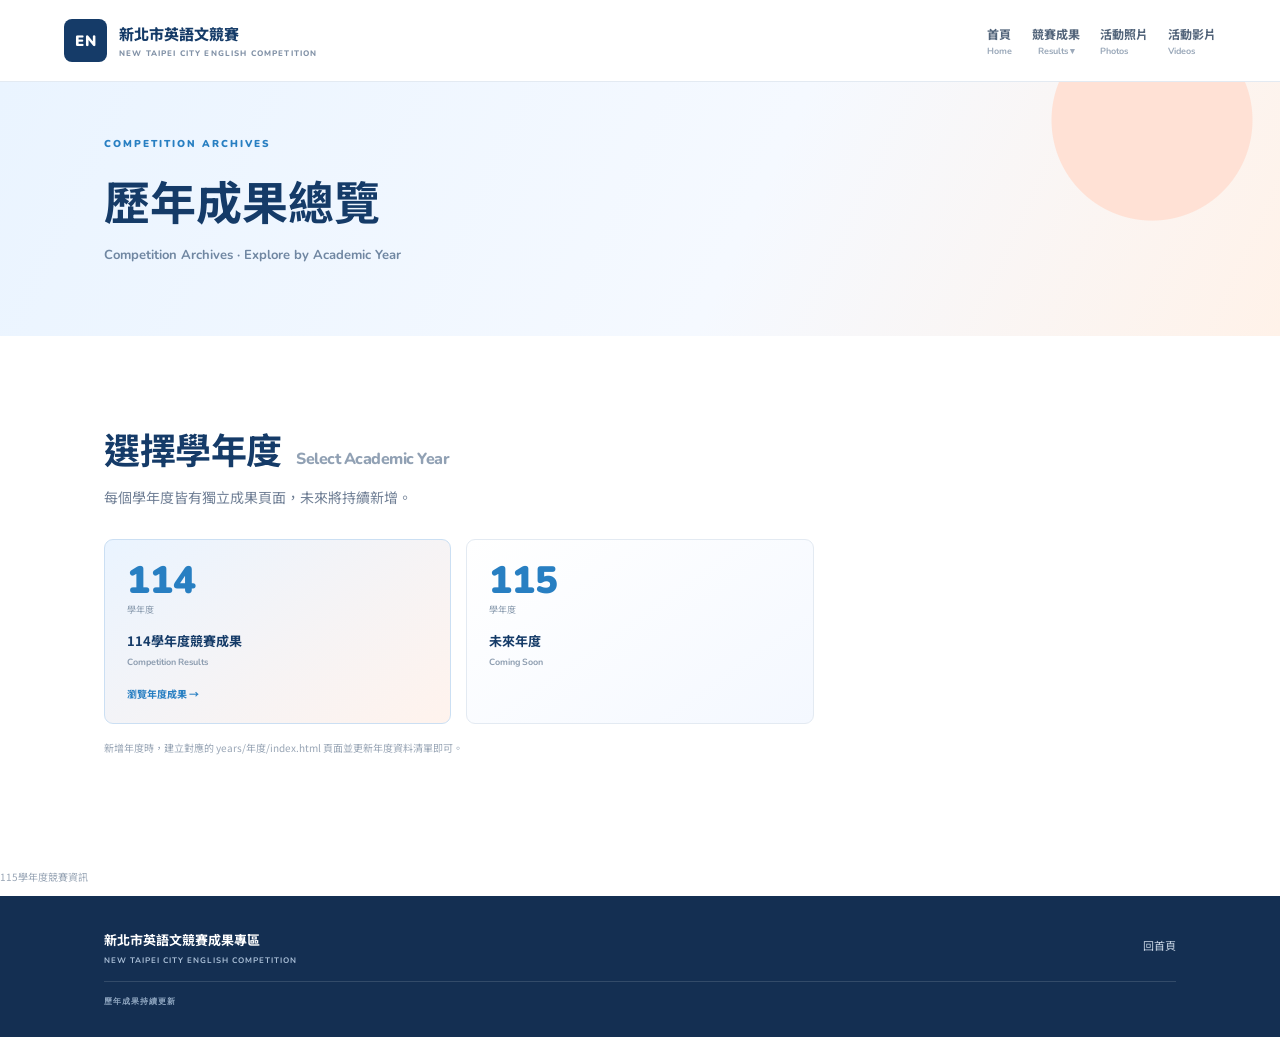
<file: ntpc-english-competition-final/archives/index.html>
<!doctype html><html lang="zh-Hant"><head><meta charset="utf-8"><meta name="viewport" content="width=device-width,initial-scale=1"><title>歷年成果總覽｜新北市英語文競賽</title><link rel="stylesheet" href="../css/style.css"></head><body>
<header class="header"><a class="brand" href="../index.html"><span class="brand-icon">EN</span><span class="brand-name">新北市英語文競賽<small>NEW TAIPEI CITY ENGLISH COMPETITION</small></span></a><button class="nav-toggle" id="navToggle">☰</button><nav class="nav" id="nav"><a href="../index.html">首頁<small>Home</small></a><div class="nav-dropdown"><button class="nav-drop-button" id="resultsMenu">競賽成果 <small>Results ▾</small></button><div class="dropdown-panel"><a href="../years/114/index.html">114學年度成果</a><a href="index.html">歷年成果總覽</a></div></div><a href="../index.html#photos">活動照片<small>Photos</small></a><a href="../index.html#videos">活動影片<small>Videos</small></a></nav></header>
<main><section class="year-hero"><div class="section"><p class="eyebrow">COMPETITION ARCHIVES</p><h1>歷年成果總覽</h1><p>Competition Archives · Explore by Academic Year</p></div></section><section class="section"><div class="section-heading"><h2>選擇學年度 <span>Select Academic Year</span></h2><p>每個學年度皆有獨立成果頁面，未來將持續新增。</p></div><div class="archive-grid" id="allArchiveGrid"><a class="archive-card current" href="../years/114/index.html"><span class="archive-year">114</span><span class="archive-label">學年度</span><b>114學年度競賽成果</b><small>Competition Results</small><span class="archive-link">瀏覽年度成果 →</span></a><div class="archive-card future"><span class="archive-year">115</span><span class="archive-label">學年度</span><b>未來年度</b><small>Coming Soon</small></div></div><p class="notice">新增年度時，建立對應的 years/年度/index.html 頁面並更新年度資料清單即可。</p></section><p class="notice"><a href="../years/115/index.html">115學年度競賽資訊</a></p></main><footer class="footer"><div class="footer-inner"><div><strong>新北市英語文競賽成果專區</strong><small>NEW TAIPEI CITY ENGLISH COMPETITION</small></div><p><a href="../index.html">回首頁</a></p><small class="copyright">歷年成果持續更新</small></div></footer><script src="../js/nav.js"></script></body></html>
</file>
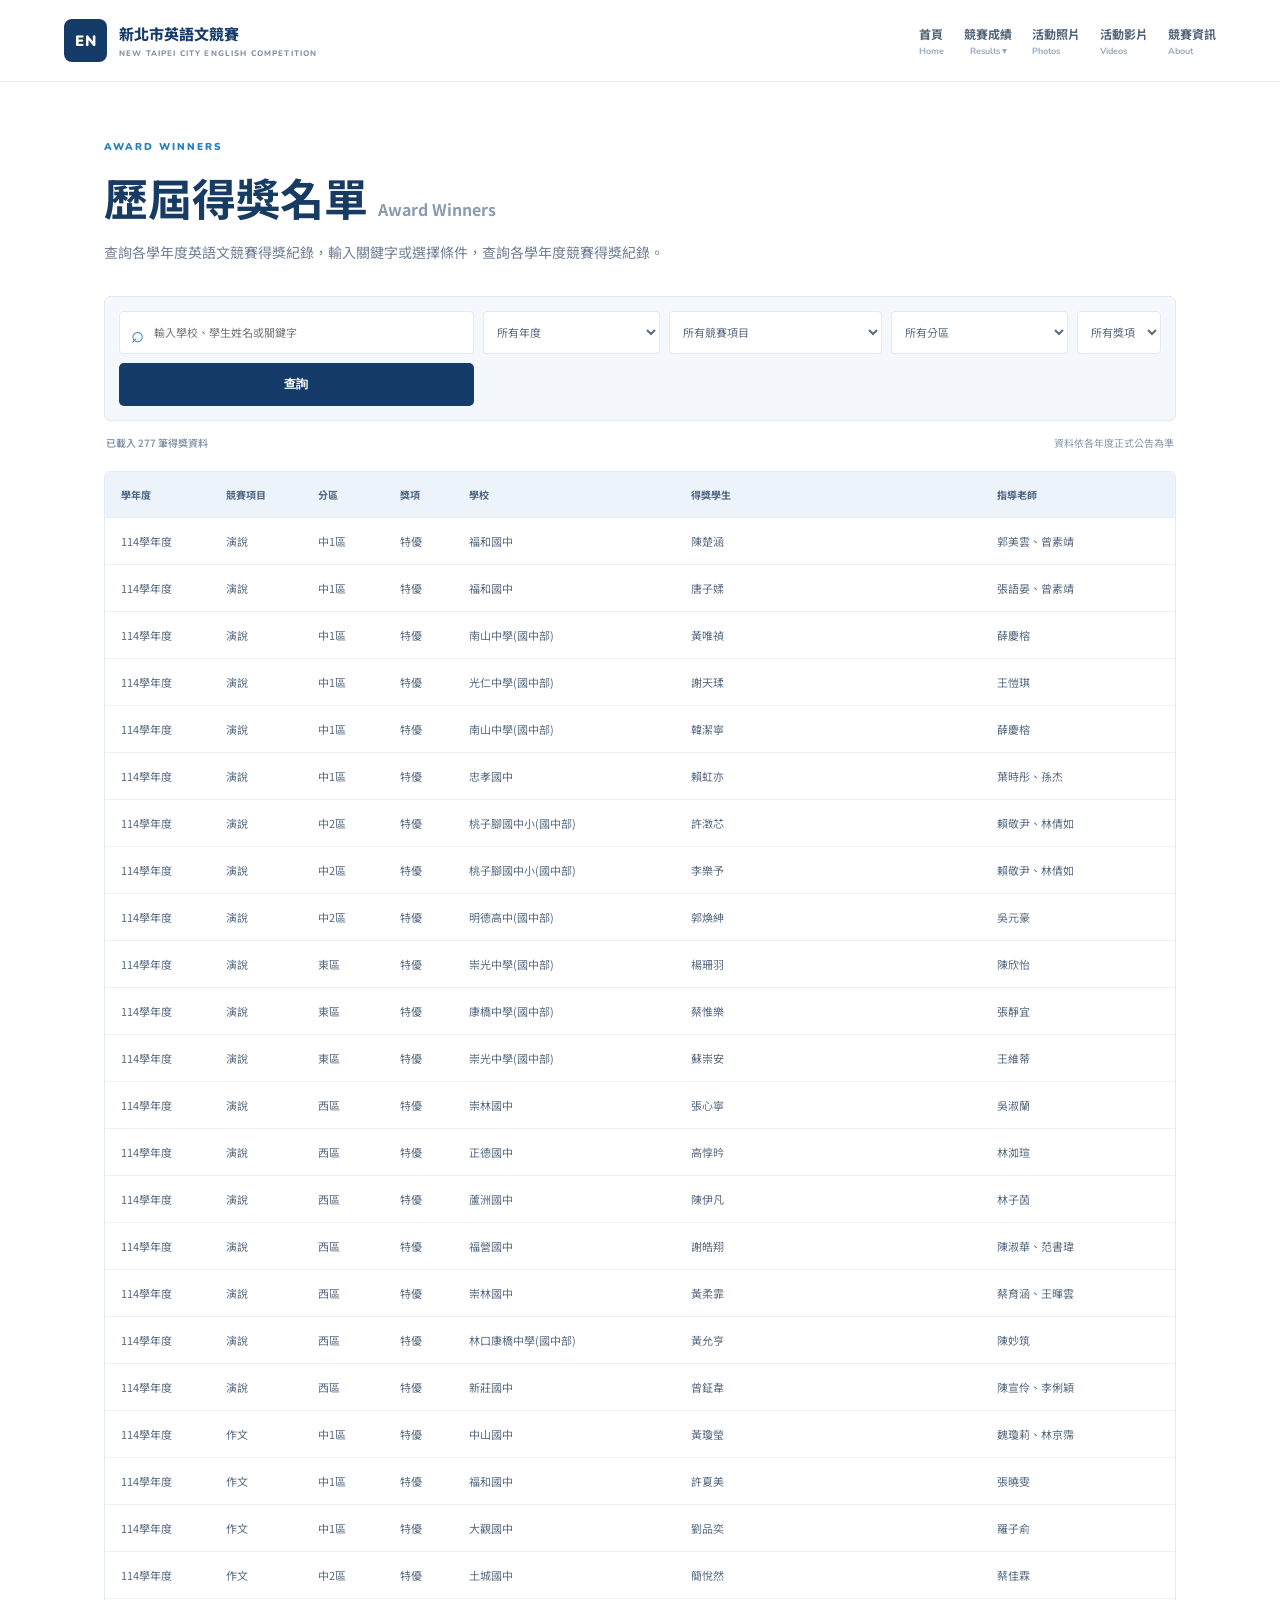
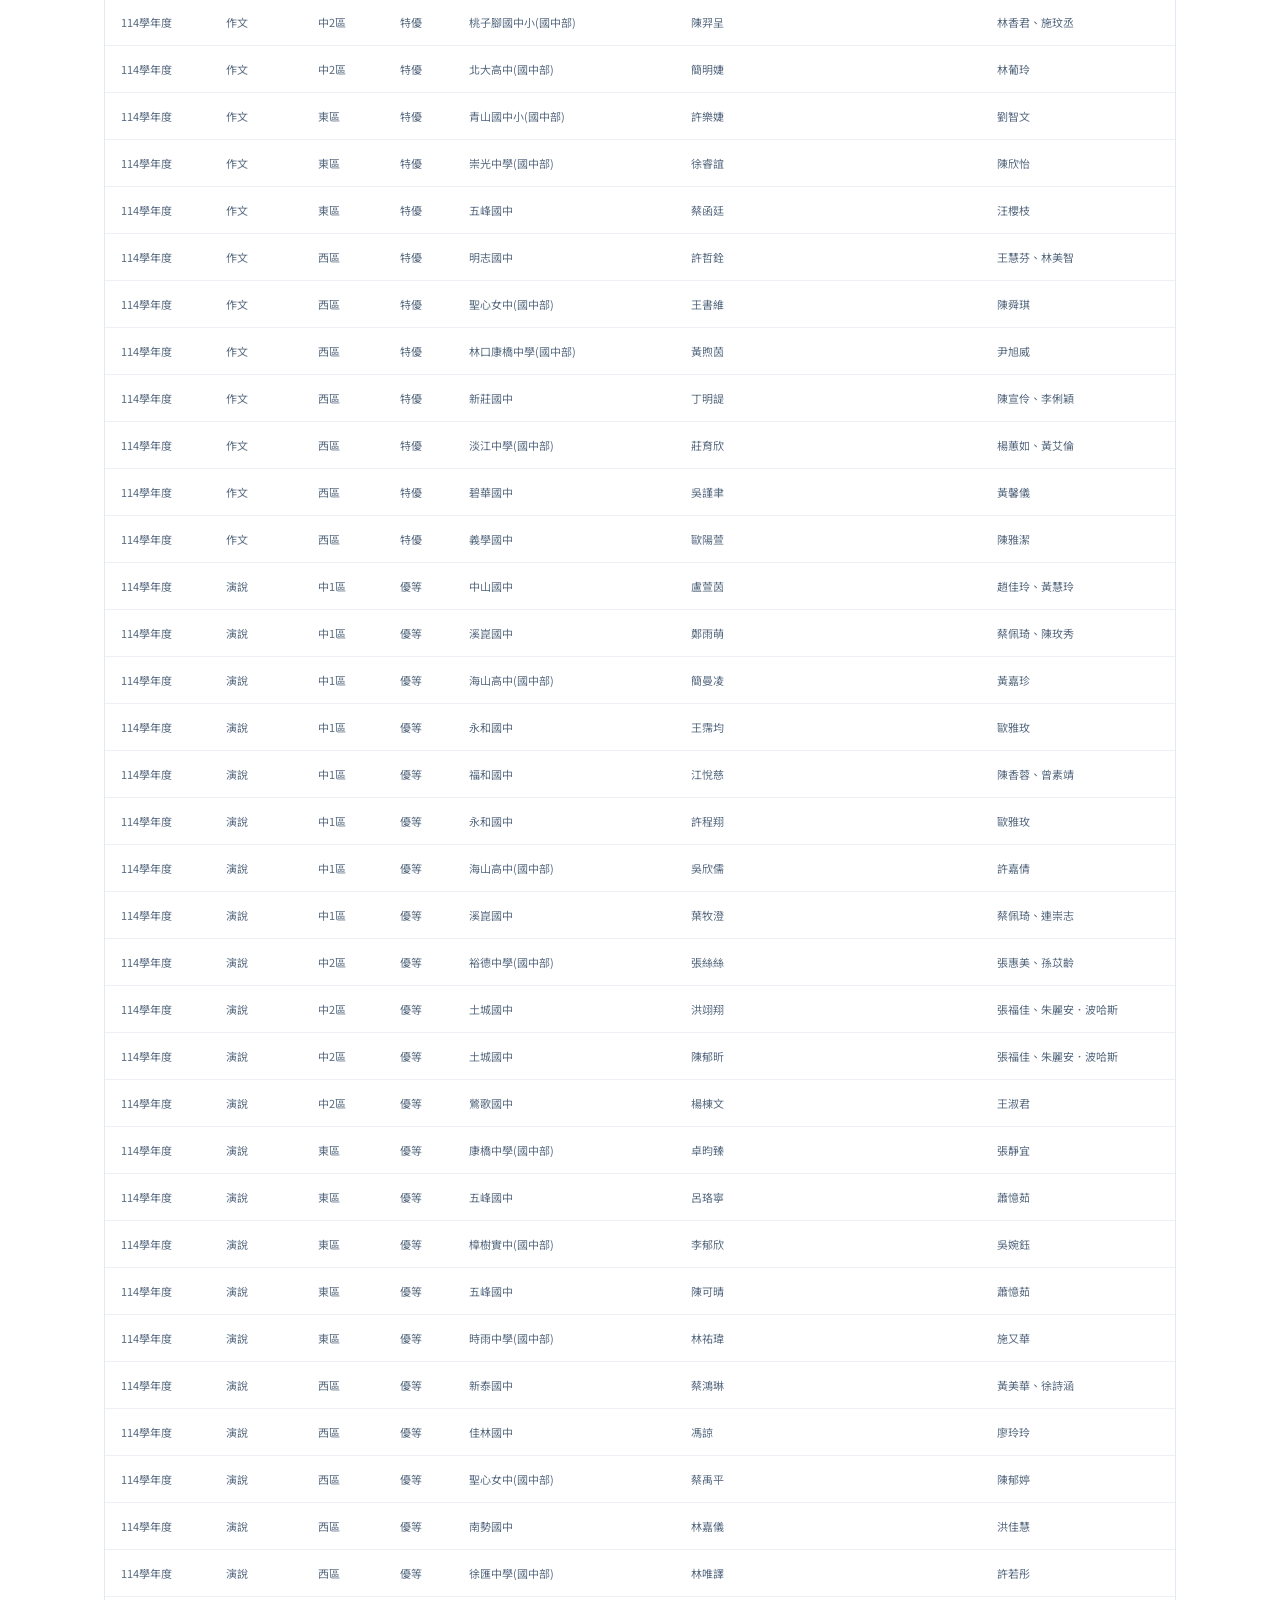
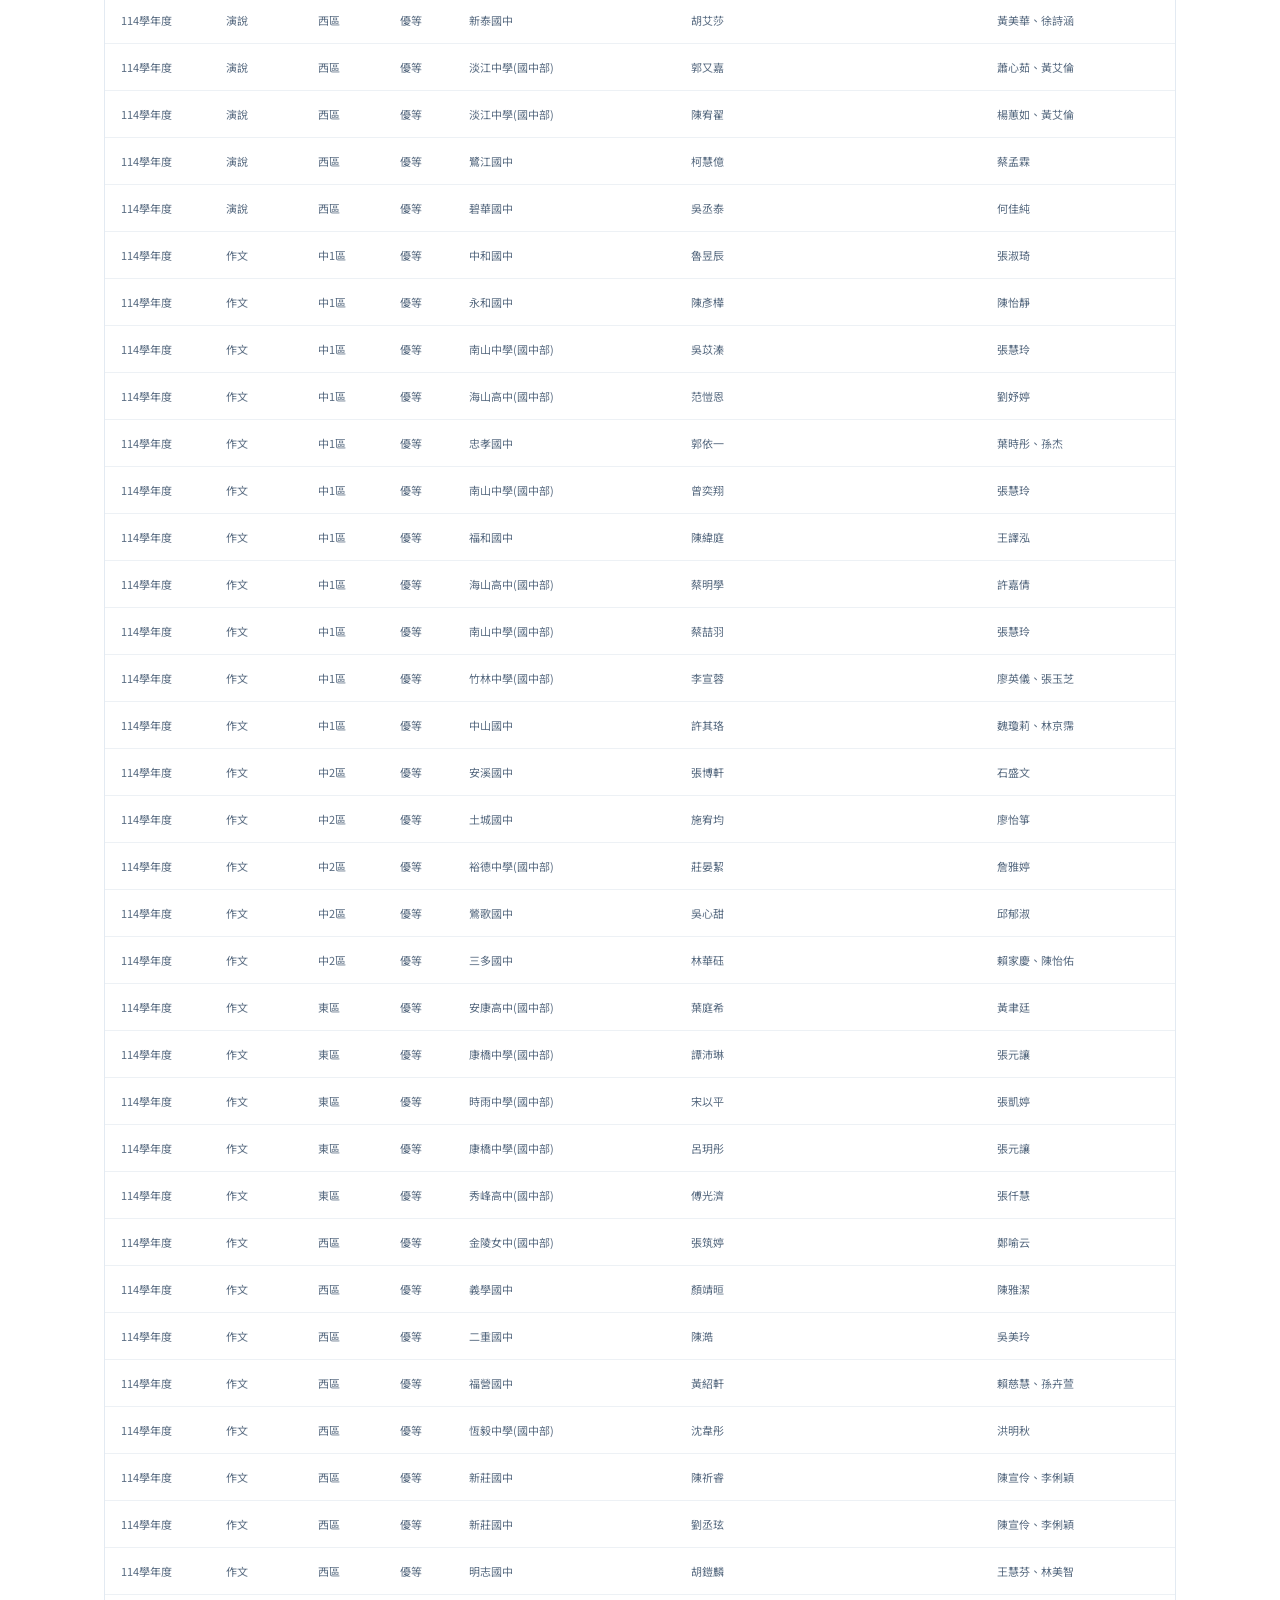
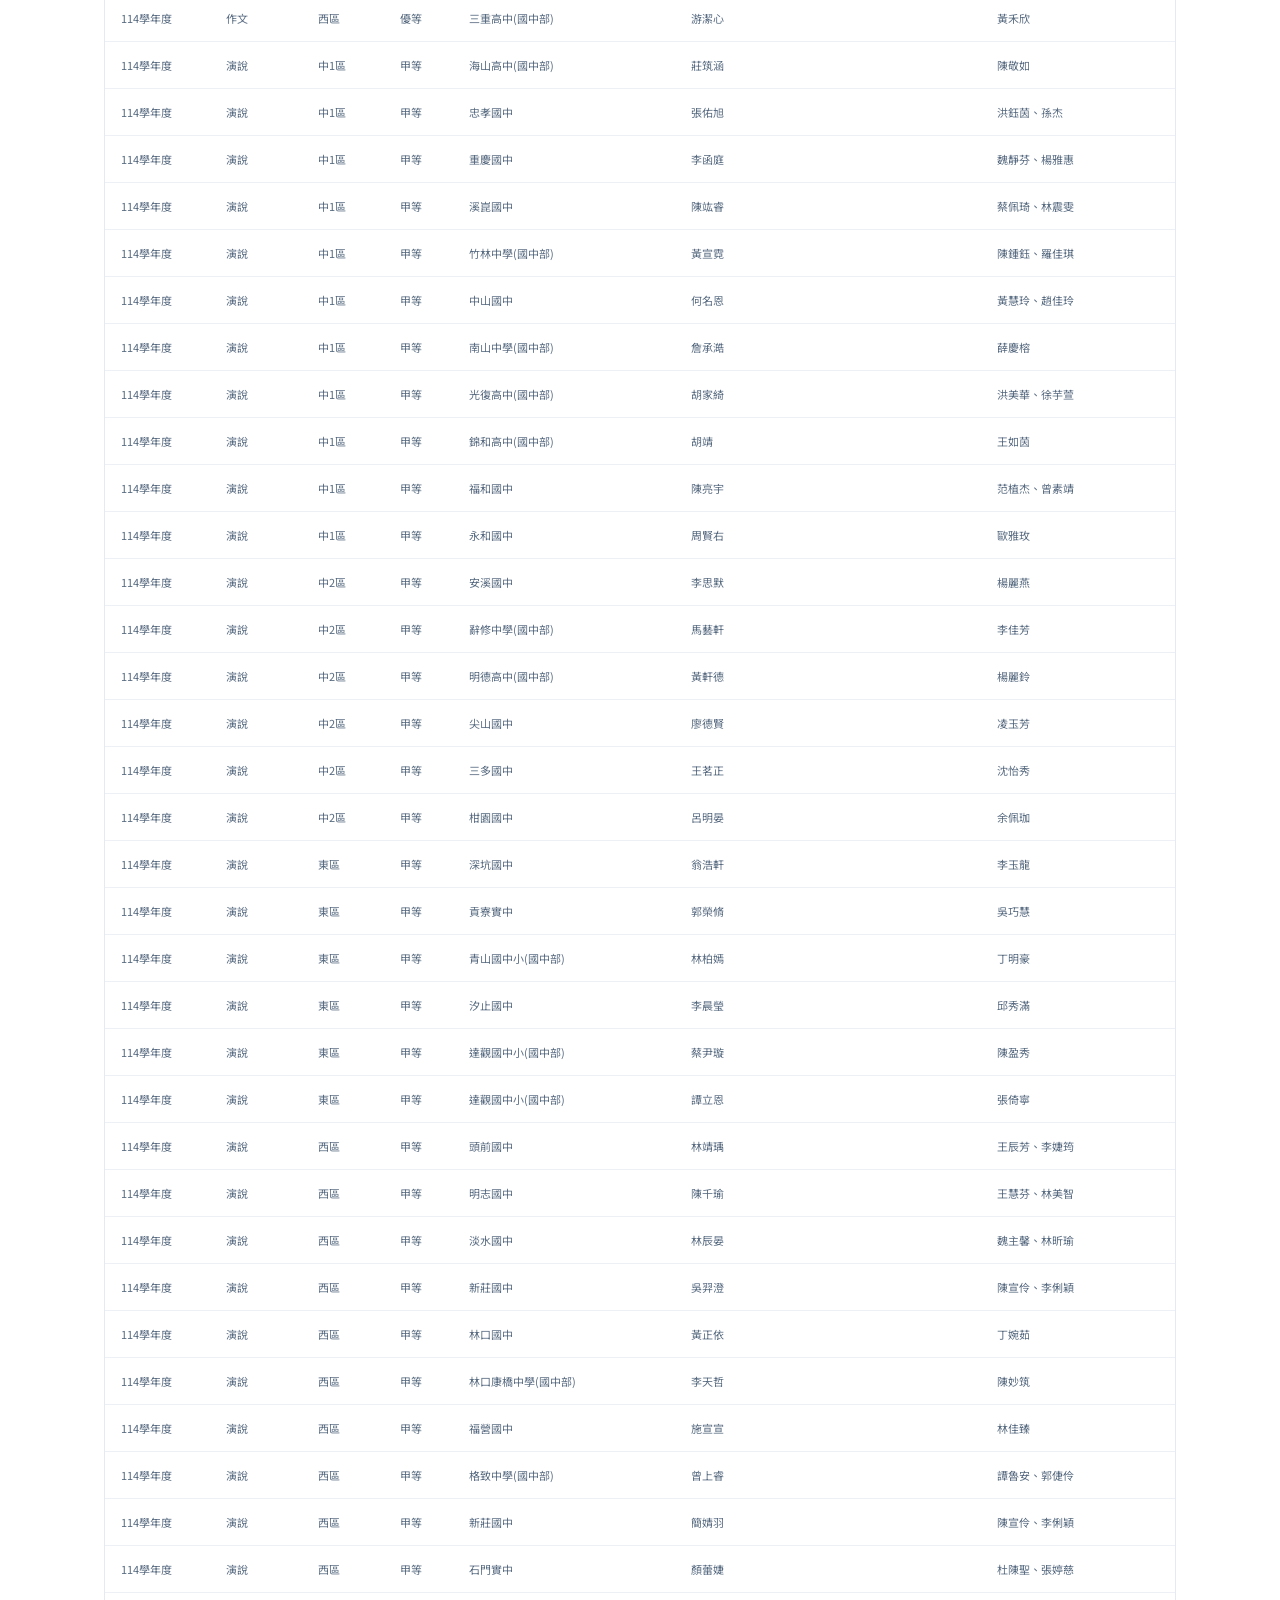
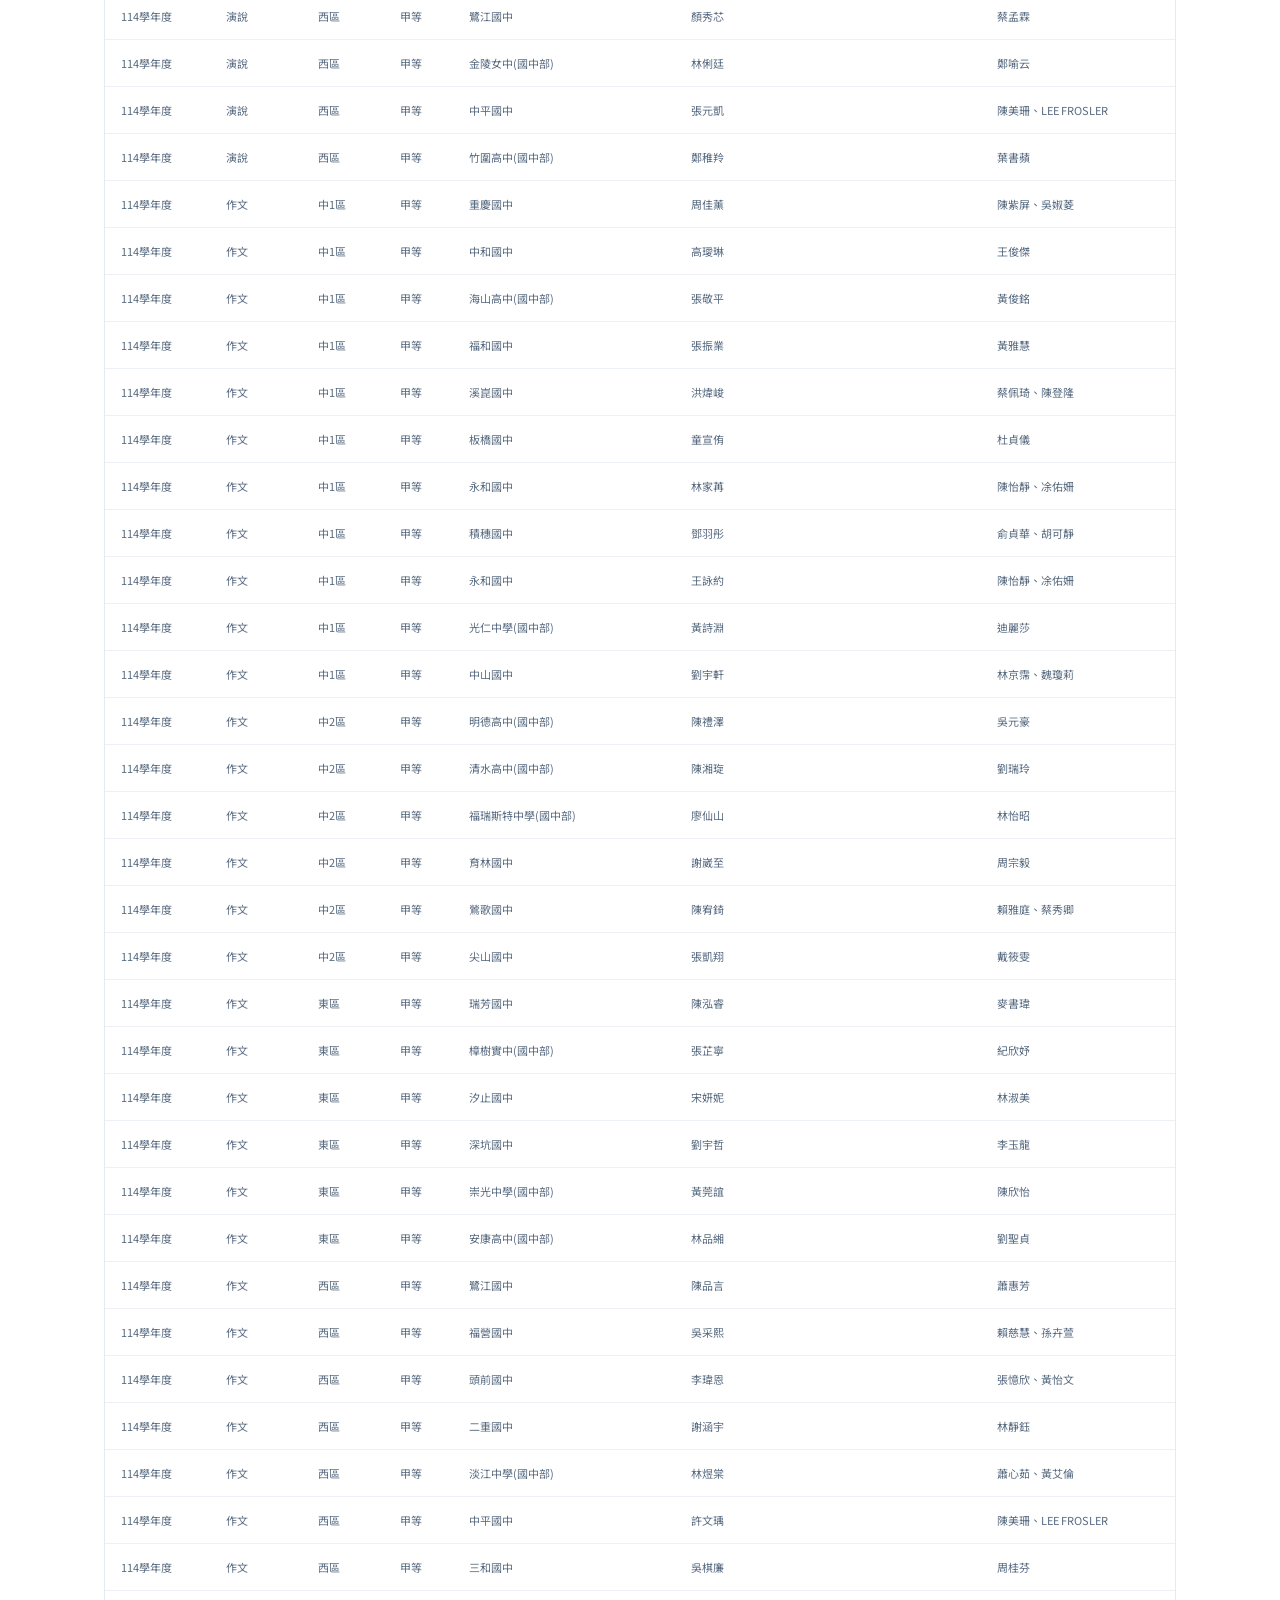
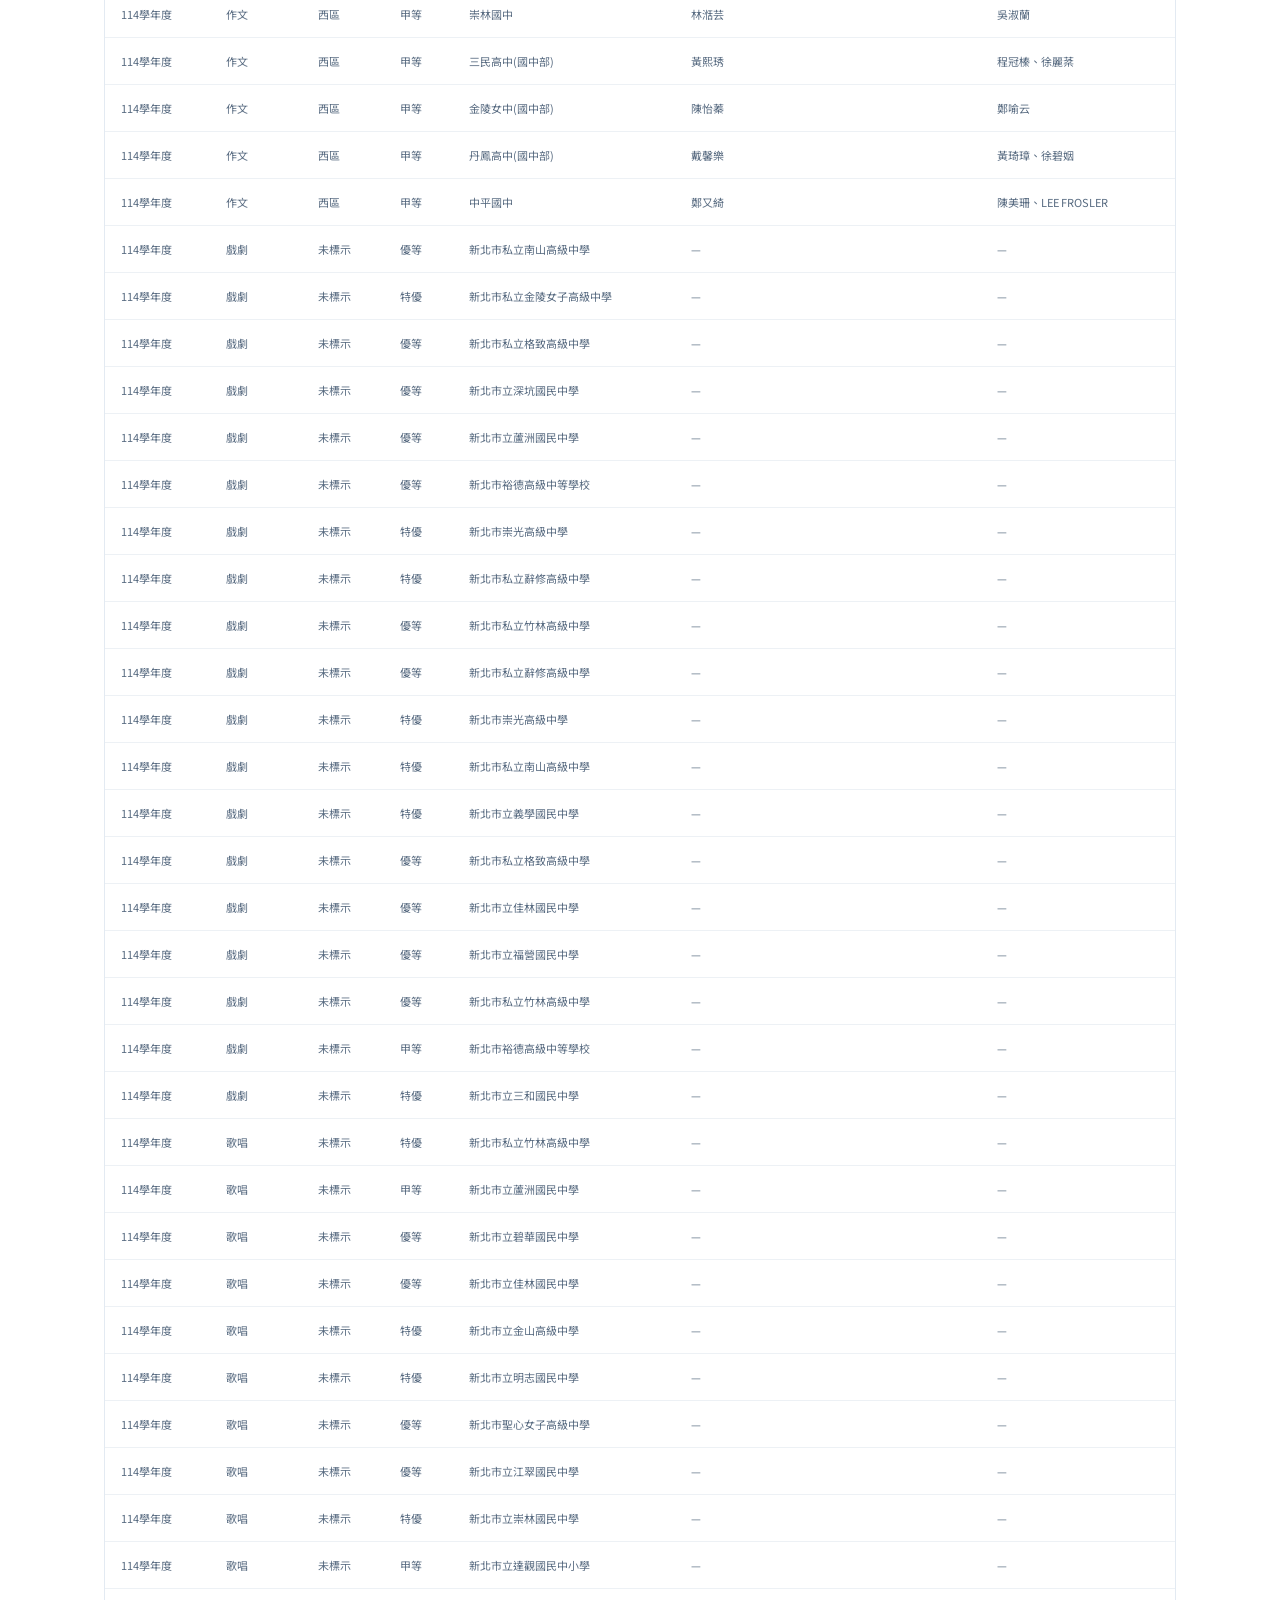
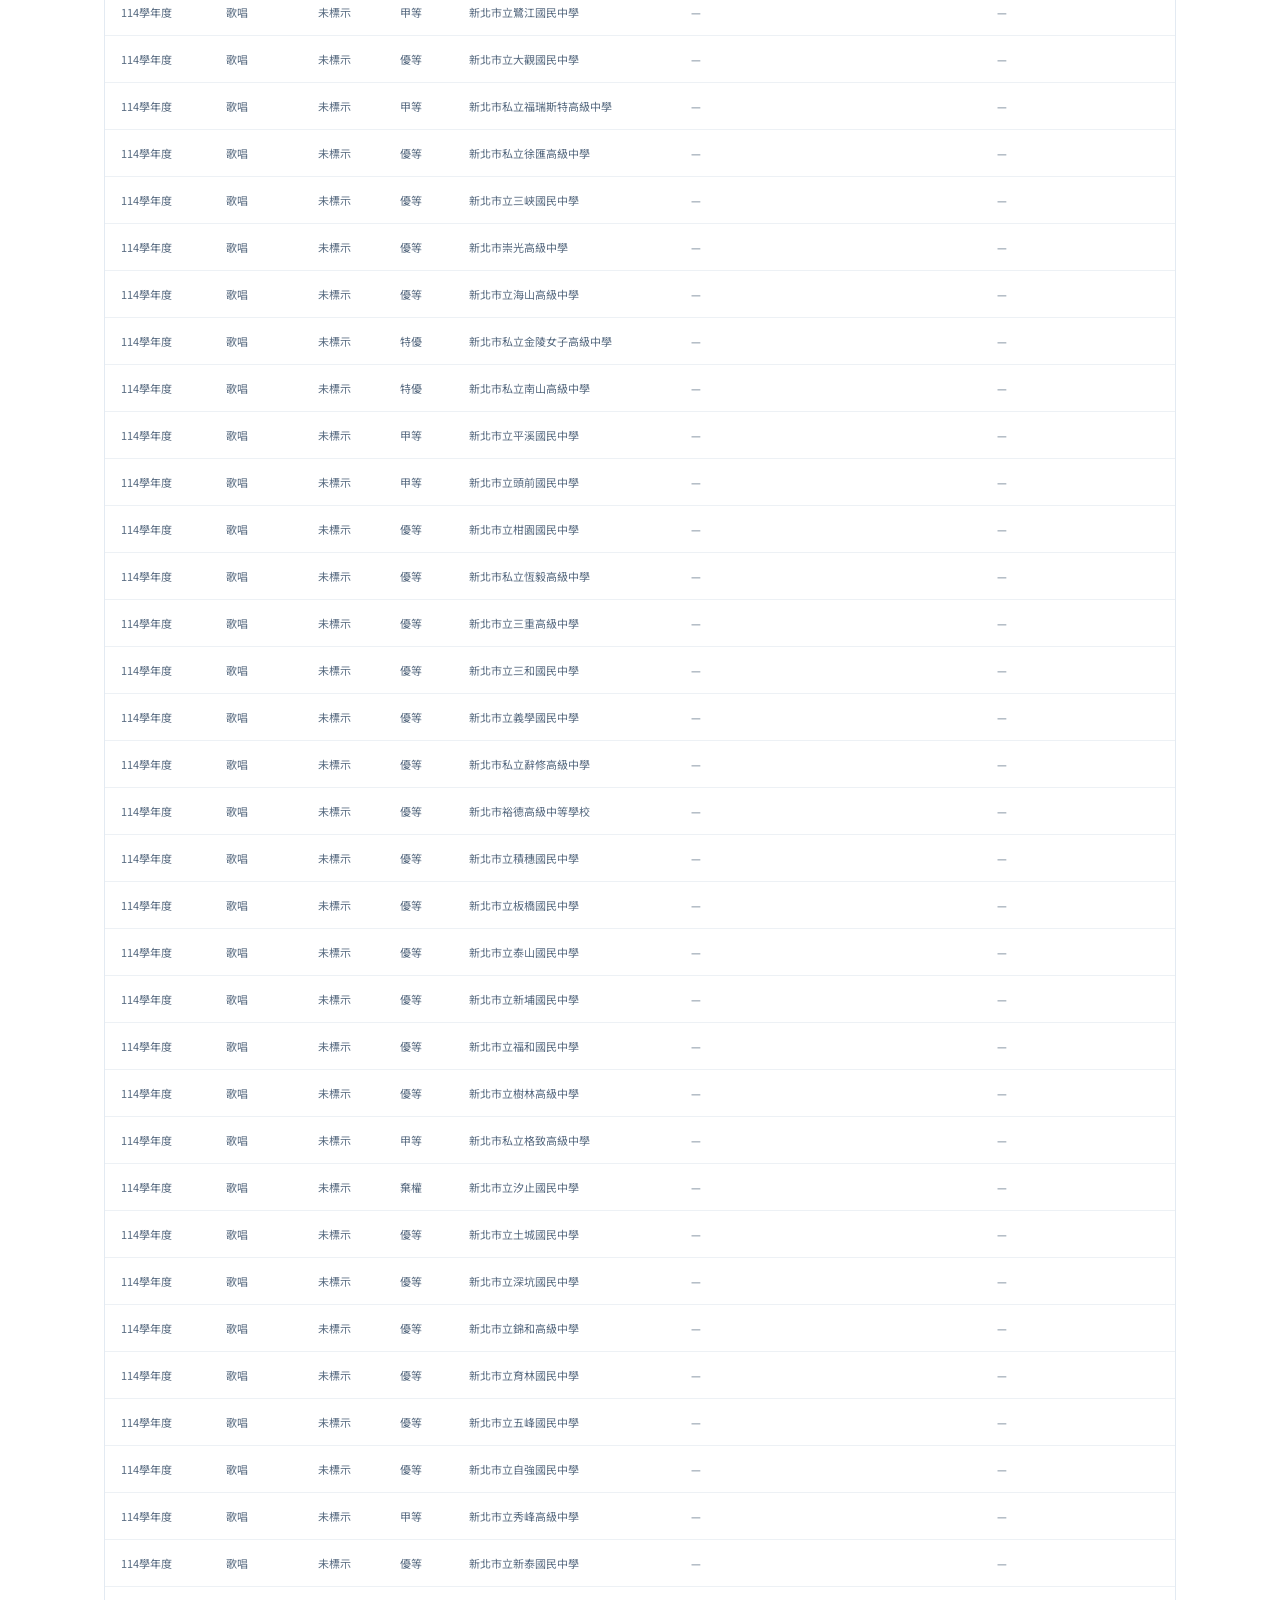
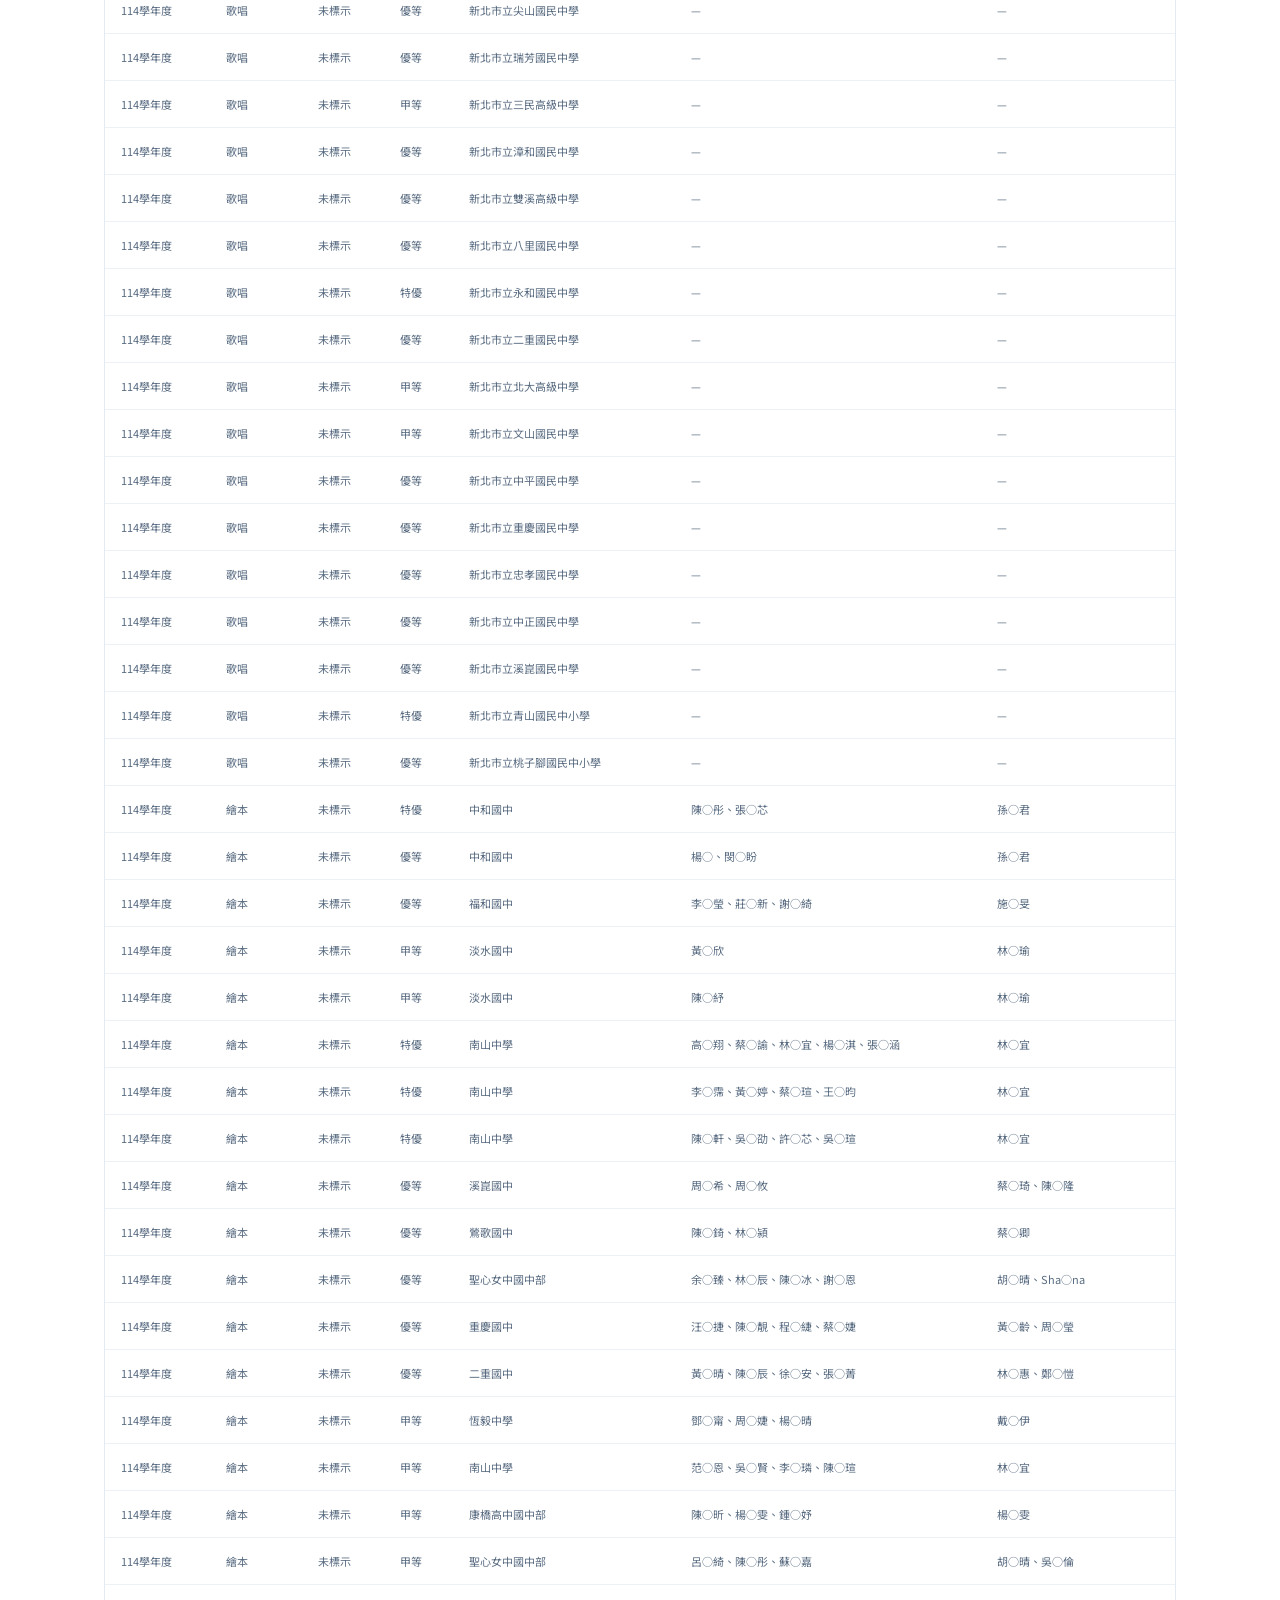
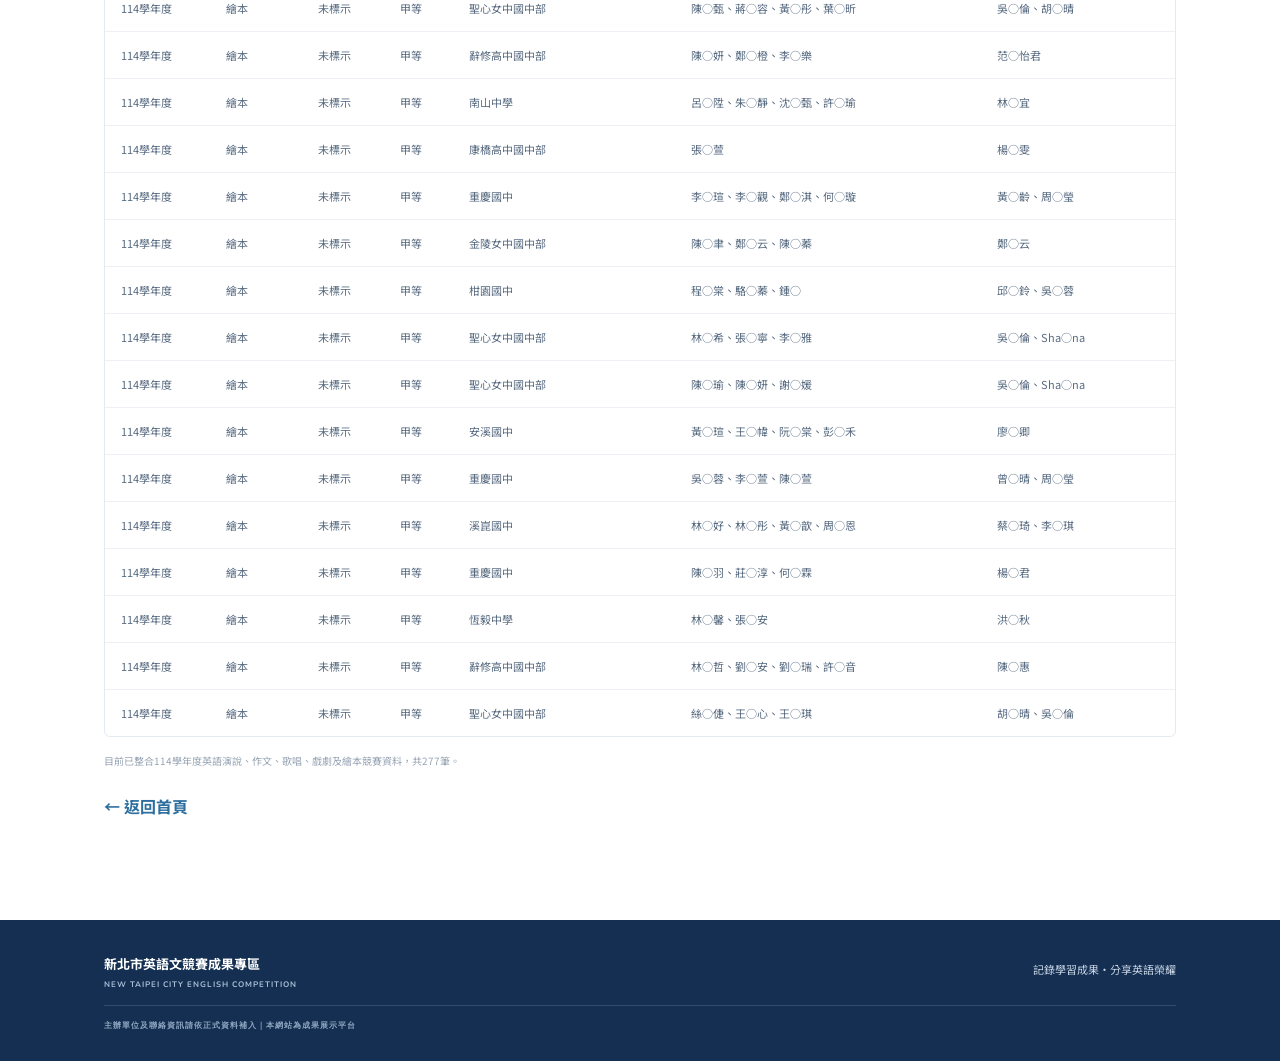
<file: ntpc-english-competition-final/award-winners/index.html>
<!doctype html>
<html lang="zh-Hant">
<head>
<meta charset="utf-8">
<meta name="viewport" content="width=device-width, initial-scale=1">
<meta name="theme-color" content="#173b68">
<meta name="description" content="新北市英語文競賽歷屆得獎名單查詢">
<title>歷屆得獎名單｜新北市英語文競賽</title>
<link rel="stylesheet" href="../css/style.css">
</head>
<body>
<header class="header">
 <a class="brand" href="../index.html"><span class="brand-icon">EN</span><span class="brand-name">新北市英語文競賽<small>NEW TAIPEI CITY ENGLISH COMPETITION</small></span></a>
 <button class="nav-toggle" id="navToggle" aria-label="開啟導覽選單" aria-expanded="false">☰</button>
 <nav class="nav" id="nav">
  <a href="../index.html">首頁<small>Home</small></a>
  <div class="nav-dropdown">
   <button class="nav-drop-button" id="resultsMenu" aria-expanded="false">競賽成績 <small>Results ▾</small></button>
   <div class="dropdown-panel">
    <a href="../years/114/index.html">114學年度成果</a>
    <a href="../archives/index.html">歷年成果總覽</a>
    <a href="index.html">歷屆得獎名單</a>
   </div>
  </div>
  <a href="../index.html#photos">活動照片<small>Photos</small></a>
  <a href="../index.html#videos">活動影片<small>Videos</small></a>
  <a href="../index.html#about">競賽資訊<small>About</small></a>
 </nav>
</header>
<main class="section award-page">
 <div class="section-heading">
  <p class="eyebrow">AWARD WINNERS</p>
  <h1>歷屆得獎名單 <span>Award Winners</span></h1>
  <p>查詢各學年度英語文競賽得獎紀錄，輸入關鍵字或選擇條件，查詢各學年度競賽得獎紀錄。</p>
 </div>
 <div class="search-panel award-search-panel">
  <label class="search-input"><span>⌕</span><input id="keyword" type="search" placeholder="輸入學校、學生姓名或關鍵字"></label>
  <select id="filterYear"><option value="">所有年度</option></select>
  <select id="filterCategory"><option value="">所有競賽項目</option></select>
  <select id="filterDistrict"><option value="">所有分區</option></select>
  <select id="filterLevel"><option value="">所有獎項</option></select>
  <button class="button export-button" id="searchButton" type="button">查詢</button>
 </div>
 <div class="table-meta"><span id="resultMeta">得獎資料載入中</span><span>資料依各年度正式公告為準</span></div>
 <div class="table-wrap award-table-wrap">
  <table>
   <thead><tr><th>學年度</th><th>競賽項目</th><th>分區</th><th>獎項</th><th>學校</th><th>得獎學生</th><th>指導老師</th></tr></thead>
   <tbody id="winnerBody"><tr><td colspan="7" class="empty">得獎名單載入中</td></tr></tbody>
  </table>
 </div>
 <p class="notice">目前已整合114學年度英語演說、作文、歌唱、戲劇及繪本競賽資料，共277筆。</p>
 <p class="award-back"><a href="../index.html">← 返回首頁</a></p>
</main>
<footer class="footer"><div class="footer-inner"><div><strong>新北市英語文競賽成果專區</strong><small>NEW TAIPEI CITY ENGLISH COMPETITION</small></div><p>記錄學習成果・分享英語榮耀</p><small class="copyright">主辦單位及聯絡資訊請依正式資料補入｜本網站為成果展示平台</small></div></footer>
<script src="../js/awards.js"></script>
<script src="../js/nav.js"></script>
</body>
</html>
</file>
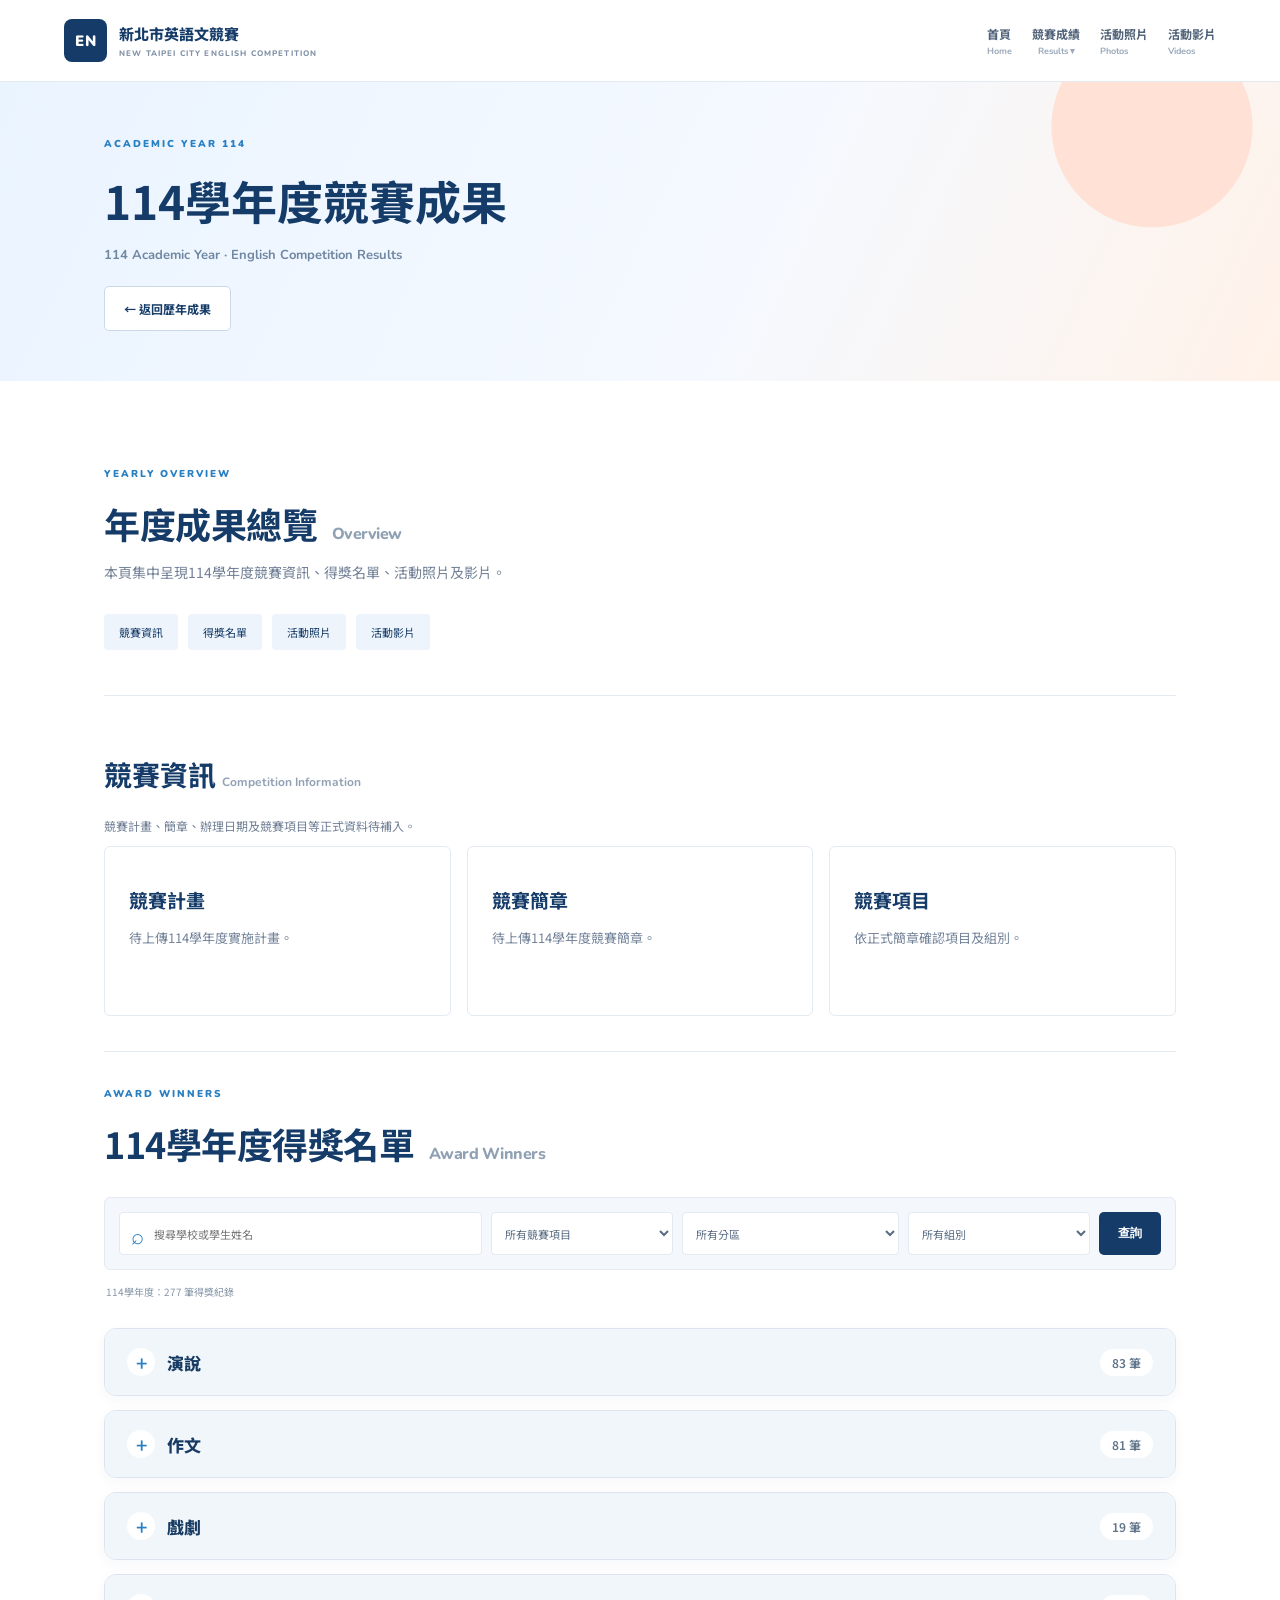
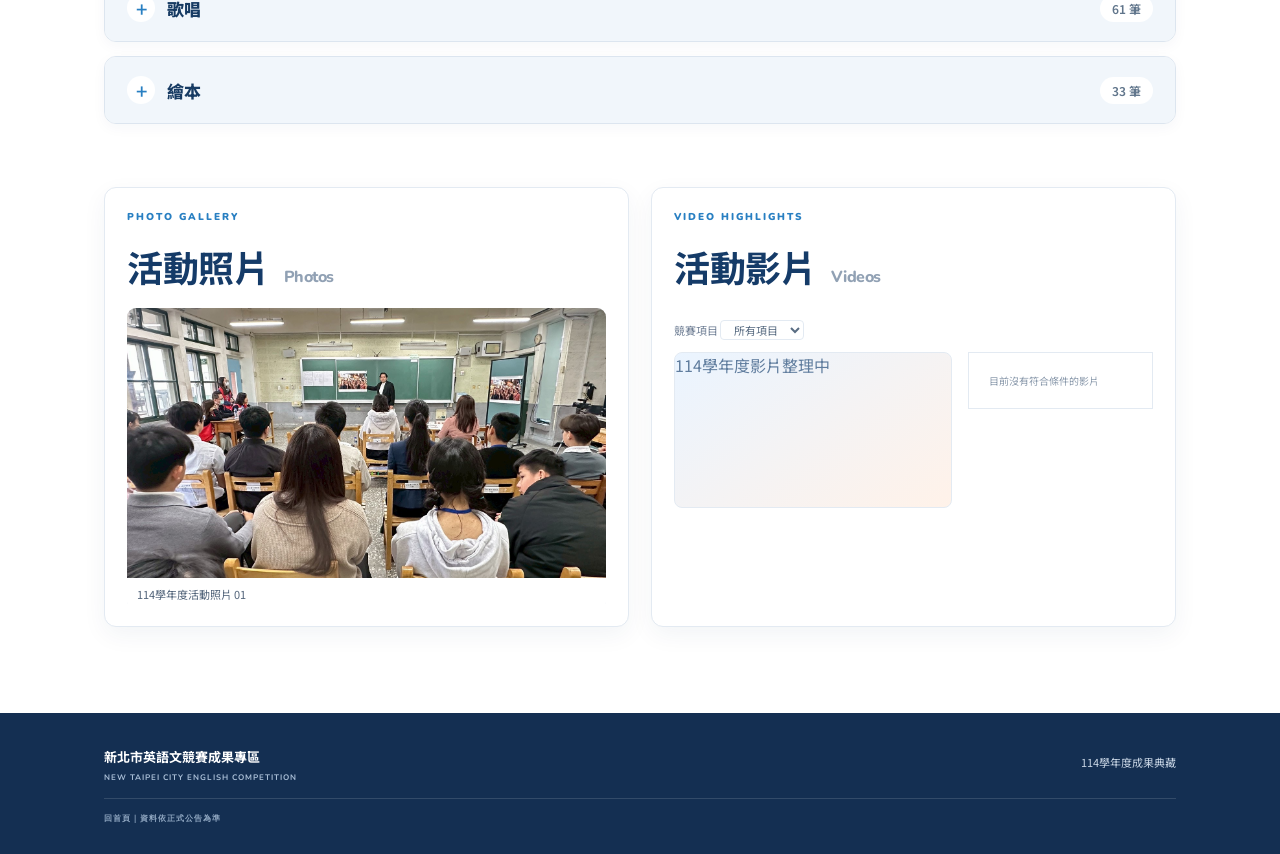
<file: ntpc-english-competition-final/years/114/index.html>
<!doctype html>
<html lang="zh-Hant">
<head>
<meta charset="utf-8">
<meta name="viewport" content="width=device-width,initial-scale=1">
<meta name="description" content="114學年度新北市英語文競賽成果">
<title>114學年度競賽成果｜新北市英語文競賽</title>
<link rel="stylesheet" href="../../css/style.css">
</head>

<body>

<header class="header">
  <a class="brand" href="../../index.html">
    <span class="brand-icon">EN</span>
    <span class="brand-name">
      新北市英語文競賽
      <small>NEW TAIPEI CITY ENGLISH COMPETITION</small>
    </span>
  </a>

  <button class="nav-toggle" id="navToggle" aria-label="開啟導覽選單">☰</button>

  <nav class="nav" id="nav">
    <a href="../../index.html">首頁<small>Home</small></a>

    <div class="nav-dropdown">
      <button class="nav-drop-button" id="resultsMenu">
        競賽成績 <small>Results ▾</small>
      </button>
      <div class="dropdown-panel">
        <a href="index.html">114學年度成果</a>
        <a href="../115/index.html">115學年度競賽資訊</a>
        <a href="../../archives/index.html">歷年成果總覽</a>
        <a href="../../index.html#winners">跨年度得獎查詢</a>
      </div>
    </div>

    <a href="../../index.html#photos">活動照片<small>Photos</small></a>
    <a href="../../index.html#videos">活動影片<small>Videos</small></a>
  </nav>
</header>

<main>

  <section class="year-hero">
    <div class="section">
      <p class="eyebrow">ACADEMIC YEAR 114</p>
      <h1>114學年度競賽成果</h1>
      <p>114 Academic Year · English Competition Results</p>
      <a class="button secondary" href="../../archives/index.html">
        ← 返回歷年成果
      </a>
    </div>
  </section>

  <section class="section year-content">

    <div class="section-heading">
      <p class="eyebrow">YEARLY OVERVIEW</p>
      <h2>年度成果總覽 <span>Overview</span></h2>
      <p>本頁集中呈現114學年度競賽資訊、得獎名單、活動照片及影片。</p>
    </div>

    <div class="year-shortcuts">
      <a href="#yearInfo">競賽資訊</a>
      <a href="#yearWinners">得獎名單</a>
      <a href="#yearPhotos">活動照片</a>
      <a href="#yearVideos">活動影片</a>
    </div>

    <!-- 競賽資訊 -->
    <section id="yearInfo" class="year-block">
      <h2>競賽資訊 <span>Competition Information</span></h2>
      <p class="muted">競賽計畫、簡章、辦理日期及競賽項目等正式資料待補入。</p>

      <div class="info-grid">
        <article class="info-card">
          <h3>競賽計畫</h3>
          <p>待上傳114學年度實施計畫。</p>
        </article>

        <article class="info-card">
          <h3>競賽簡章</h3>
          <p>待上傳114學年度競賽簡章。</p>
        </article>

        <article class="info-card">
          <h3>競賽項目</h3>
          <p>依正式簡章確認項目及組別。</p>
        </article>
      </div>
    </section>

    <!-- 得獎名單 -->
    <section id="yearWinners" class="year-block">

      <div class="section-heading">
        <p class="eyebrow">AWARD WINNERS</p>
        <h2>114學年度得獎名單 <span>Award Winners</span></h2>
      </div>

      <div class="search-panel">
        <label class="search-input">
          <span>⌕</span>
          <input
            id="yearKeyword"
            type="search"
            placeholder="搜尋學校或學生姓名">
        </label>

        <select id="yearCategory">
          <option value="">所有競賽項目</option>
        </select>

        <select id="yearDistrict">
          <option value="">所有分區</option>
        </select>

        <select id="yearLevel">
          <option value="">所有組別</option>
        </select>

        <button class="button export-button" id="yearSearch" type="button">
          查詢
        </button>
      </div>

      <div class="table-meta">
        <span id="yearMeta">得獎名單載入中…</span>
      </div>

      <!-- 由 year.js 動態產生競賽項目下拉選單 -->
      <div id="yearWinnerAccordion" class="winner-accordion">
        <div class="empty">得獎名單載入中…</div>
      </div>

    </section>

    <!-- 活動照片與影片 -->
    <div class="year-media-pair">

      <section id="yearPhotos" class="year-block">
        <div class="section-heading">
          <p class="eyebrow">PHOTO GALLERY</p>
          <h2>活動照片 <span>Photos</span></h2>
        </div>

        <div class="photo-grid" id="yearPhotoGrid"></div>
      </section>

      <section id="yearVideos" class="year-block">
        <div class="section-heading">
          <p class="eyebrow">VIDEO HIGHLIGHTS</p>
          <h2>活動影片 <span>Videos</span></h2>
        </div>

        <label class="video-filter-label">
          競賽項目
          <select id="yearVideoCategory">
            <option value="">所有項目</option>
          </select>
        </label>

        <div class="video-layout">
          <div id="yearVideoFeature">
            <div class="video-placeholder">
              <span>▶</span>
              <b>影片資料待整理</b>
            </div>
          </div>

          <div class="video-list" id="yearVideoList"></div>
        </div>
      </section>

    </div>

  </section>

</main>

<footer class="footer">
  <div class="footer-inner">
    <div>
      <strong>新北市英語文競賽成果專區</strong>
      <small>NEW TAIPEI CITY ENGLISH COMPETITION</small>
    </div>

    <p>114學年度成果典藏</p>

    <small class="copyright">
      <a href="../../index.html">回首頁</a>｜資料依正式公告為準
    </small>
  </div>
</footer>

<script src="../../js/year.js"></script>

</body>
</html>
</file>
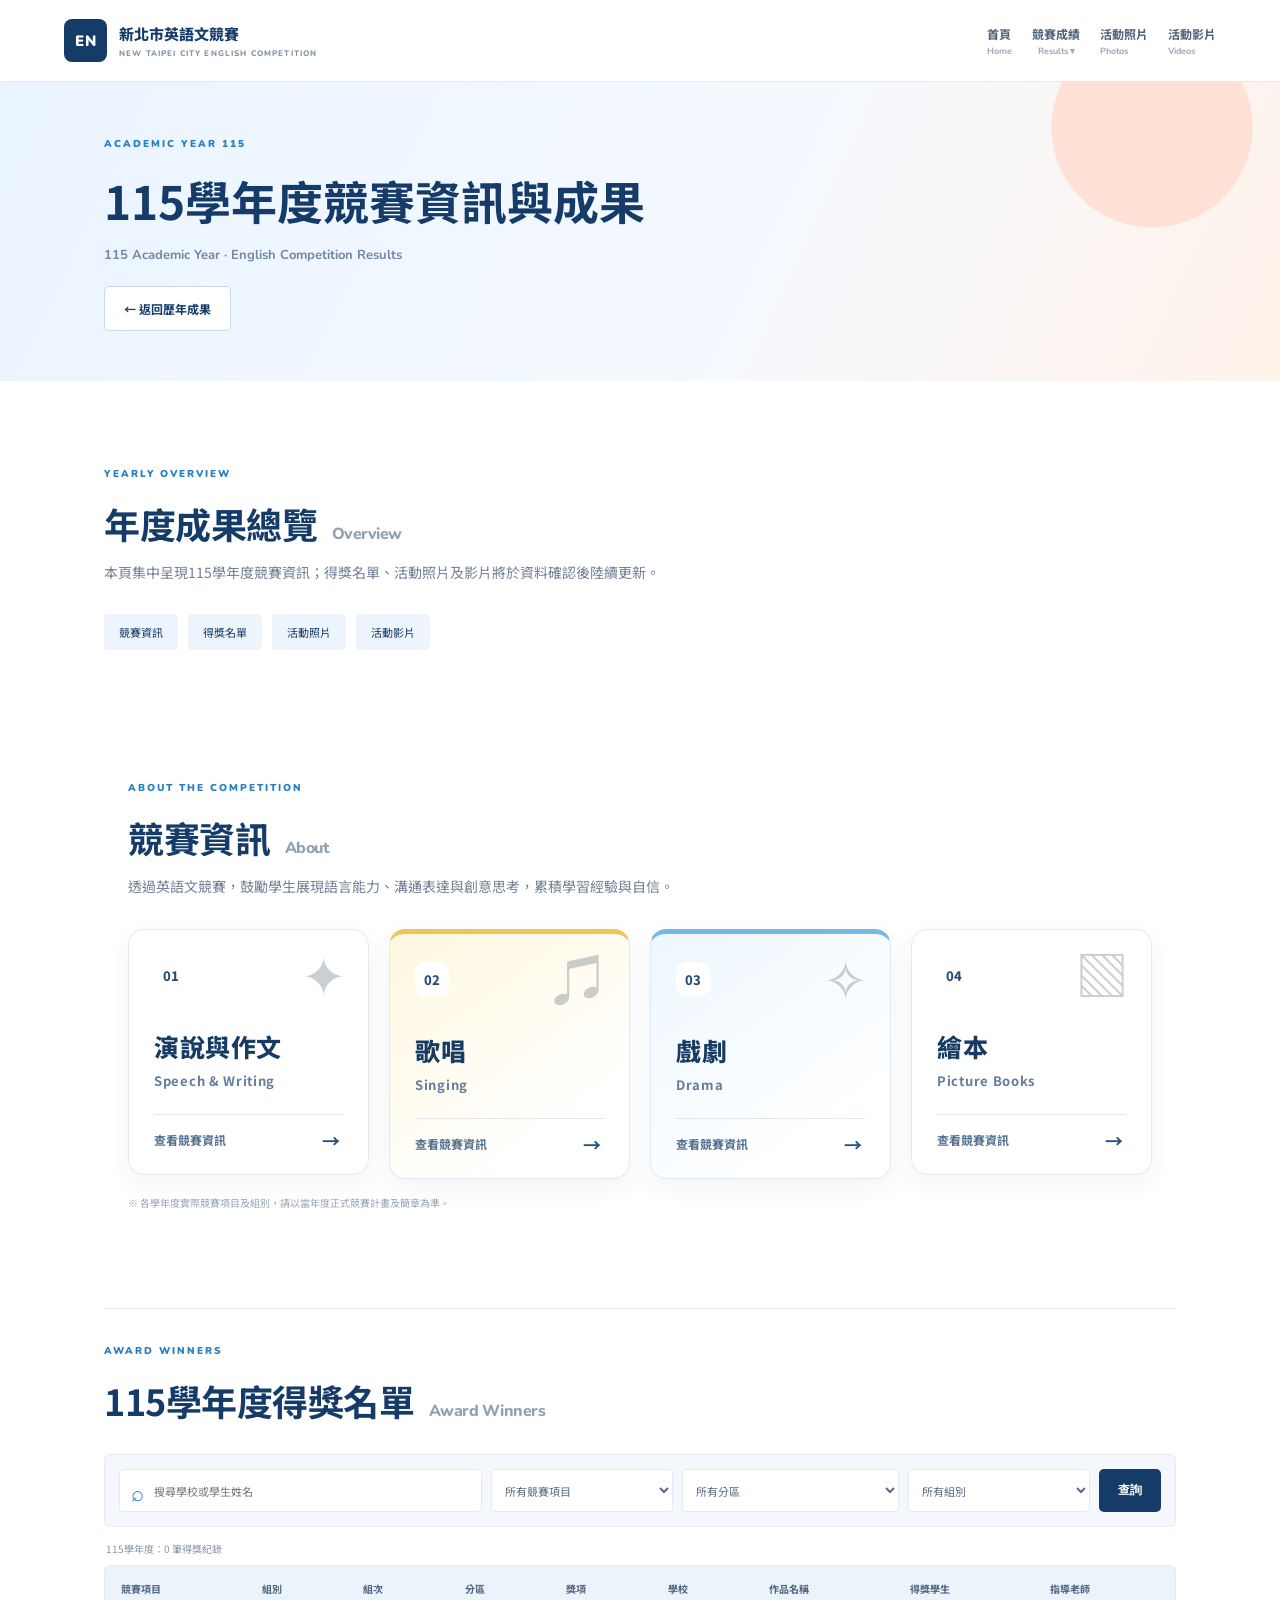
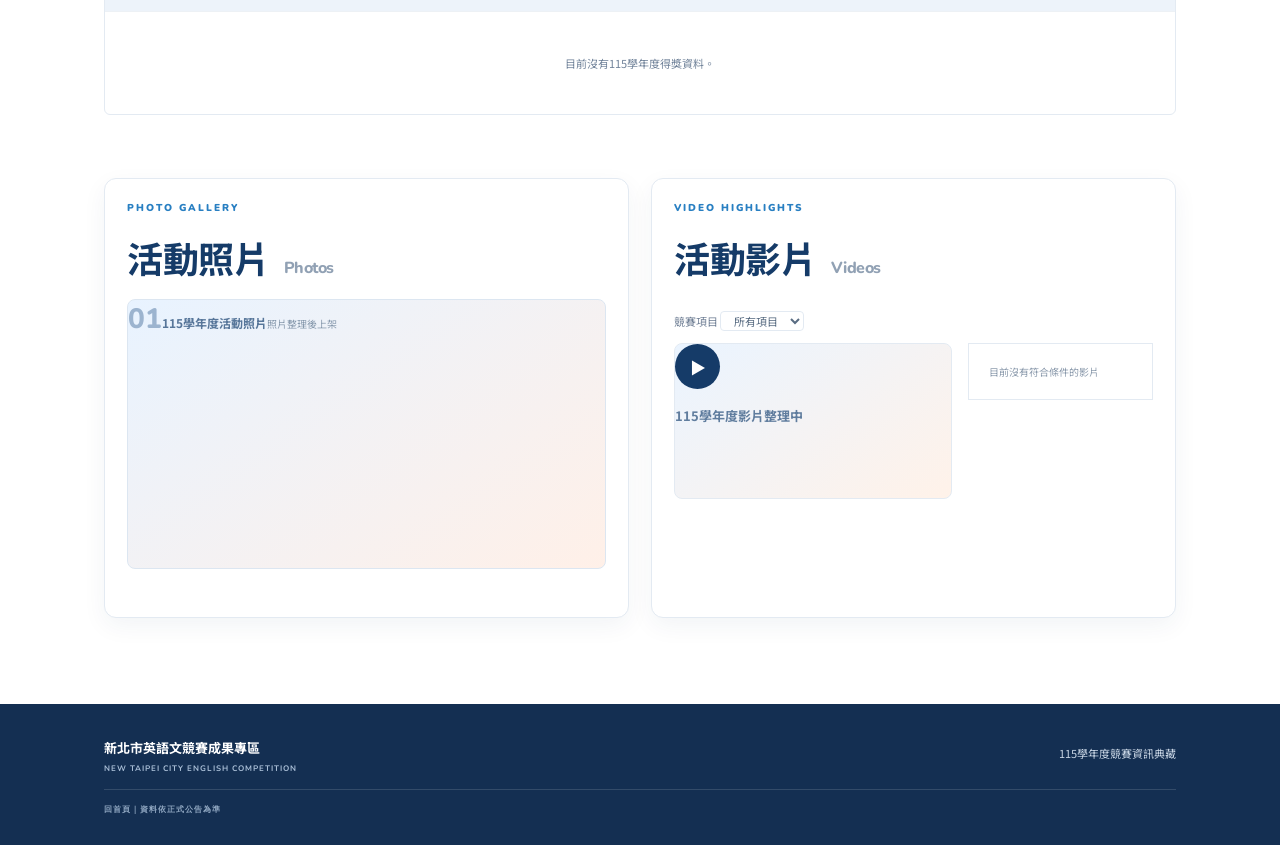
<file: ntpc-english-competition-final/years/115/index.html>
<!doctype html>
<html lang="zh-Hant"><head><meta charset="utf-8"><meta name="viewport" content="width=device-width,initial-scale=1"><meta name="description" content="115學年度新北市英語文競賽成果"><title>115學年度競賽資訊與成果｜新北市英語文競賽</title><link rel="stylesheet" href="../../css/style.css"></head>
<body>
<header class="header"><a class="brand" href="../../index.html"><span class="brand-icon">EN</span><span class="brand-name">新北市英語文競賽<small>NEW TAIPEI CITY ENGLISH COMPETITION</small></span></a><button class="nav-toggle" id="navToggle" aria-label="開啟導覽選單">☰</button><nav class="nav" id="nav"><a href="../../index.html">首頁<small>Home</small></a><div class="nav-dropdown"><button class="nav-drop-button" id="resultsMenu">競賽成績 <small>Results ▾</small></button><div class="dropdown-panel"><a href="index.html">115學年度競賽資訊</a><a href="../../archives/index.html">歷年成果總覽</a><a href="../../index.html#winners">跨年度得獎查詢</a></div></div><a href="../../index.html#photos">活動照片<small>Photos</small></a><a href="../../index.html#videos">活動影片<small>Videos</small></a></nav></header>
<main>
<section class="year-hero"><div class="section"><p class="eyebrow">ACADEMIC YEAR 115</p><h1>115學年度競賽資訊與成果</h1><p>115 Academic Year · English Competition Results</p><a class="button secondary" href="../../archives/index.html">← 返回歷年成果</a></div></section>
<section class="section year-content">
 <div class="section-heading"><p class="eyebrow">YEARLY OVERVIEW</p><h2>年度成果總覽 <span>Overview</span></h2><p>本頁集中呈現115學年度競賽資訊；得獎名單、活動照片及影片將於資料確認後陸續更新。</p></div>
 <div class="year-shortcuts"><a href="#yearInfo">競賽資訊</a><a href="#yearWinners">得獎名單</a><a href="#yearPhotos">活動照片</a><a href="#yearVideos">活動影片</a></div>
 <section class="section" id="yearInfo">
 <div class="section-heading"><p class="eyebrow">ABOUT THE COMPETITION</p><h2>競賽資訊 <span>About</span></h2><p>透過英語文競賽，鼓勵學生展現語言能力、溝通表達與創意思考，累積學習經驗與自信。</p></div>
 <div class="category-grid plan-grid">
  <a class="category-card category-speech-writing plan-link-card" href="../../competitions/speech-writing.html">
   <span class="category-number">01</span><span class="category-symbol" aria-hidden="true">✦</span>
   <h3>演說與作文</h3><p>Speech & Writing</p>
   <span class="plan-hint">查看競賽資訊 <b>→</b></span>
  </a>
  <a class="category-card category-singing plan-link-card" href="../../competitions/singing.html">
   <span class="category-number">02</span><span class="category-symbol" aria-hidden="true">♫</span>
   <h3>歌唱</h3><p>Singing</p>
   <span class="plan-hint">查看競賽資訊 <b>→</b></span>
  </a>
  <a class="category-card category-drama plan-link-card" href="../../competitions/drama.html">
   <span class="category-number">03</span><span class="category-symbol" aria-hidden="true">✧</span>
   <h3>戲劇</h3><p>Drama</p>
   <span class="plan-hint">查看競賽資訊 <b>→</b></span>
  </a>
  <a class="category-card category-picturebook plan-link-card" href="../../competitions/picturebook.html">
   <span class="category-number">04</span><span class="category-symbol" aria-hidden="true">▧</span>
   <h3>繪本</h3><p>Picture Books</p>
   <span class="plan-hint">查看競賽資訊 <b>→</b></span>
  </a>
 </div><p class="notice">※ 各學年度實際競賽項目及組別，請以當年度正式競賽計畫及簡章為準。</p>
</section>
 <section id="yearWinners" class="year-block"><div class="section-heading"><p class="eyebrow">AWARD WINNERS</p><h2>115學年度得獎名單 <span>Award Winners</span></h2></div><div class="search-panel"><label class="search-input"><span>⌕</span><input id="yearKeyword" type="search" placeholder="搜尋學校或學生姓名"></label><select id="yearCategory"><option value="">所有競賽項目</option></select><select id="yearDistrict"><option value="">所有分區</option></select><select id="yearLevel"><option value="">所有組別</option></select><button class="button export-button" id="yearSearch" type="button">查詢</button></div><div class="table-meta"><span id="yearMeta">正式名單整理中</span></div><div class="table-wrap"><table><thead><tr><th>競賽項目</th><th>組別</th><th>組次</th><th>分區</th><th>獎項</th><th>學校</th><th>作品名稱</th><th>得獎學生</th><th>指導老師</th></tr></thead><tbody id="yearWinnerBody"><tr><td colspan="9" class="empty">115學年度競賽尚在辦理或資料整理中，正式名單公告後更新。</td></tr></tbody></table></div></section>
 <div class="year-media-pair"><section id="yearPhotos" class="year-block"><div class="section-heading"><p class="eyebrow">PHOTO GALLERY</p><h2>活動照片 <span>Photos</span></h2></div><div class="photo-grid" id="yearPhotoGrid"></div></section>
 <section id="yearVideos" class="year-block"><div class="section-heading"><p class="eyebrow">VIDEO HIGHLIGHTS</p><h2>活動影片 <span>Videos</span></h2></div><label class="video-filter-label">競賽項目 <select id="yearVideoCategory"><option value="">所有項目</option></select></label><div class="video-layout"><div id="yearVideoFeature"><div class="video-placeholder"><span>▶</span><b>影片資料待整理</b></div></div><div class="video-list" id="yearVideoList"></div></div></section></div>
</section>
</main><footer class="footer"><div class="footer-inner"><div><strong>新北市英語文競賽成果專區</strong><small>NEW TAIPEI CITY ENGLISH COMPETITION</small></div><p>115學年度競賽資訊典藏</p><small class="copyright"><a href="../../index.html">回首頁</a>｜資料依正式公告為準</small></div></footer>
<script src="../../js/year115.js"></script></body></html>
</file>
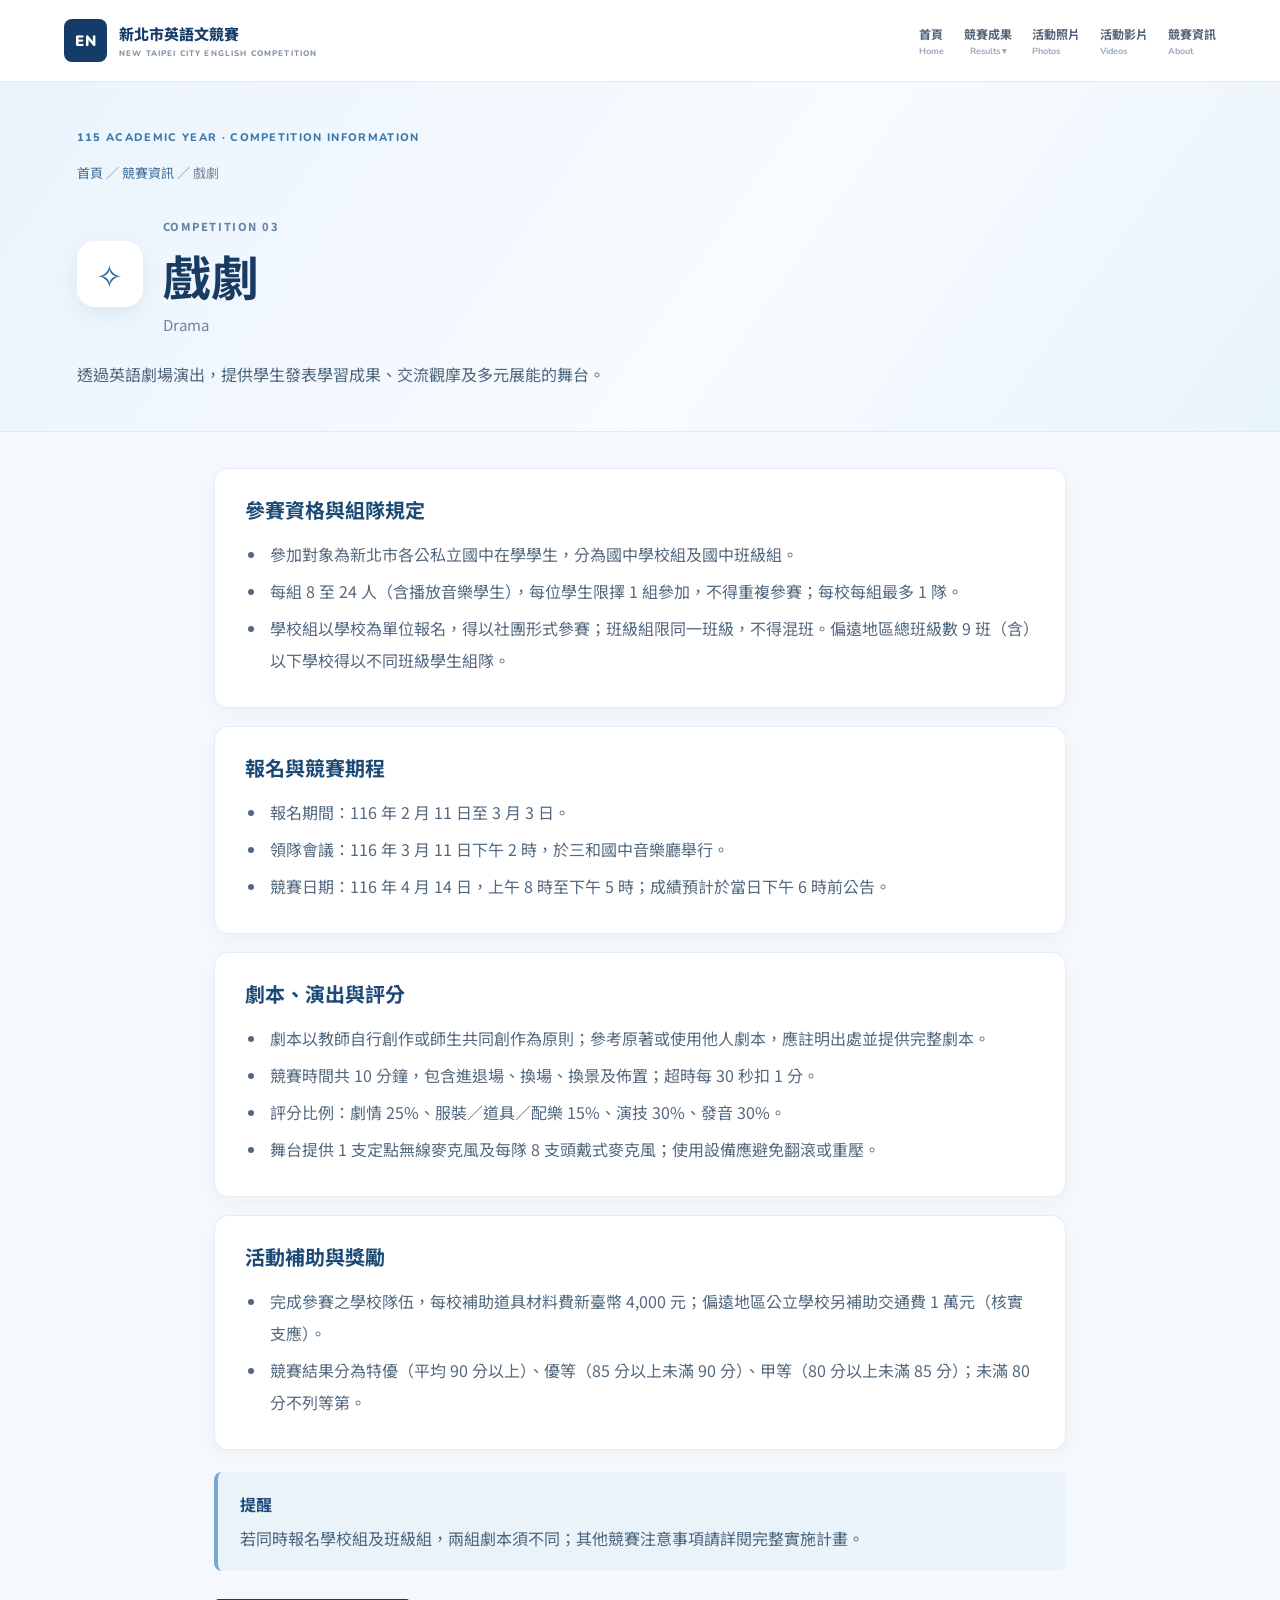
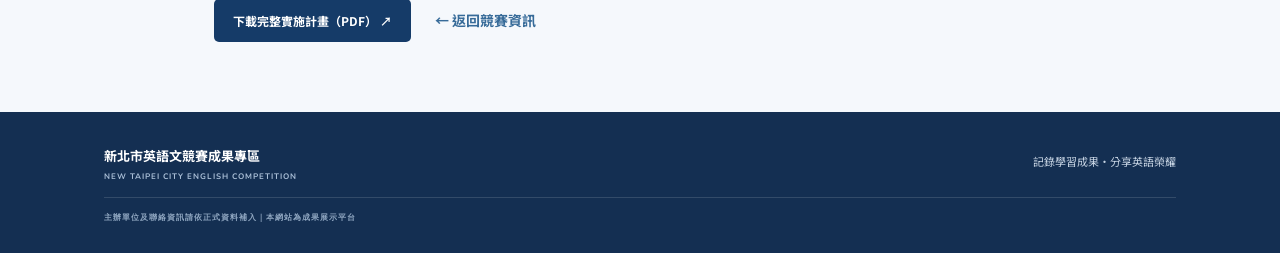
<file: ntpc-english-competition-final/competitions/drama.html>
<!doctype html>
<html lang="zh-Hant">
<head>
<meta charset="utf-8"><meta name="viewport" content="width=device-width, initial-scale=1">
<meta name="description" content="新北市115學年度國中英語戲劇競賽資訊">
<meta name="theme-color" content="#173b68">
<title>戲劇競賽資訊｜新北市英語文競賽</title>
<link rel="stylesheet" href="../css/style.css">
</head>
<body>
<header class="header">
 <a class="brand" href="../index.html"><span class="brand-icon">EN</span><span class="brand-name">新北市英語文競賽<small>NEW TAIPEI CITY ENGLISH COMPETITION</small></span></a>
 <button class="nav-toggle" id="navToggle" aria-label="開啟導覽選單" aria-expanded="false">☰</button>
 <nav class="nav" id="nav">
  <a href="../index.html">首頁<small>Home</small></a>
  <div class="nav-dropdown">
   <button class="nav-drop-button" id="resultsMenu" aria-expanded="false">競賽成果 <small>Results ▾</small></button>
   <div class="dropdown-panel">
    <a href="../years/114/index.html">114學年度成果</a>
    <a href="../archives/index.html">歷年成果總覽</a>
    <a href="../index.html#winners">跨年度得獎查詢</a>
   </div>
  </div>
  <a href="../index.html#photos">活動照片<small>Photos</small></a>
  <a href="../index.html#videos">活動影片<small>Videos</small></a>
  <a href="../index.html#about">競賽資訊<small>About</small></a>
 </nav>
</header>
<main class="competition-page">
 <div class="competition-hero">
  <p class="eyebrow">115 ACADEMIC YEAR · COMPETITION INFORMATION</p>
  <p class="breadcrumb"><a href="../index.html">首頁</a> ／ <a href="../index.html#about">競賽資訊</a> ／ 戲劇</p>
  <div class="competition-title-row"><span class="competition-icon">✧</span><div><span class="competition-number">COMPETITION 03</span><h1>戲劇</h1><p>Drama</p></div></div>
  <p class="competition-intro">透過英語劇場演出，提供學生發表學習成果、交流觀摩及多元展能的舞台。</p>
 </div>
 <div class="competition-content">
  <section class="plan-section"><h2>參賽資格與組隊規定</h2><ul><li>參加對象為新北市各公私立國中在學學生，分為國中學校組及國中班級組。</li><li>每組 8 至 24 人（含播放音樂學生），每位學生限擇 1 組參加，不得重複參賽；每校每組最多 1 隊。</li><li>學校組以學校為單位報名，得以社團形式參賽；班級組限同一班級，不得混班。偏遠地區總班級數 9 班（含）以下學校得以不同班級學生組隊。</li></ul></section><section class="plan-section"><h2>報名與競賽期程</h2><ul><li>報名期間：116 年 2 月 11 日至 3 月 3 日。</li><li>領隊會議：116 年 3 月 11 日下午 2 時，於三和國中音樂廳舉行。</li><li>競賽日期：116 年 4 月 14 日，上午 8 時至下午 5 時；成績預計於當日下午 6 時前公告。</li></ul></section><section class="plan-section"><h2>劇本、演出與評分</h2><ul><li>劇本以教師自行創作或師生共同創作為原則；參考原著或使用他人劇本，應註明出處並提供完整劇本。</li><li>競賽時間共 10 分鐘，包含進退場、換場、換景及佈置；超時每 30 秒扣 1 分。</li><li>評分比例：劇情 25%、服裝／道具／配樂 15%、演技 30%、發音 30%。</li><li>舞台提供 1 支定點無線麥克風及每隊 8 支頭戴式麥克風；使用設備應避免翻滾或重壓。</li></ul></section><section class="plan-section"><h2>活動補助與獎勵</h2><ul><li>完成參賽之學校隊伍，每校補助道具材料費新臺幣 4,000 元；偏遠地區公立學校另補助交通費 1 萬元（核實支應）。</li><li>競賽結果分為特優（平均 90 分以上）、優等（85 分以上未滿 90 分）、甲等（80 分以上未滿 85 分）；未滿 80 分不列等第。</li></ul></section>
  <div class="plan-callout"><strong>提醒</strong><p>若同時報名學校組及班級組，兩組劇本須不同；其他競賽注意事項請詳閱完整實施計畫。</p></div>
  <div class="plan-actions">
   <a class="button export-button" href="../documents/115_drama_plan.pdf" target="_blank" rel="noopener">下載完整實施計畫（PDF） ↗</a>
   <a class="text-back-link" href="../index.html#about">← 返回競賽資訊</a>
  </div>
 </div>
</main>
<footer class="footer"><div class="footer-inner"><div><strong>新北市英語文競賽成果專區</strong><small>NEW TAIPEI CITY ENGLISH COMPETITION</small></div><p>記錄學習成果・分享英語榮耀</p><small class="copyright">主辦單位及聯絡資訊請依正式資料補入｜本網站為成果展示平台</small></div></footer>
<script src="../js/nav.js"></script>
</body></html>
</file>
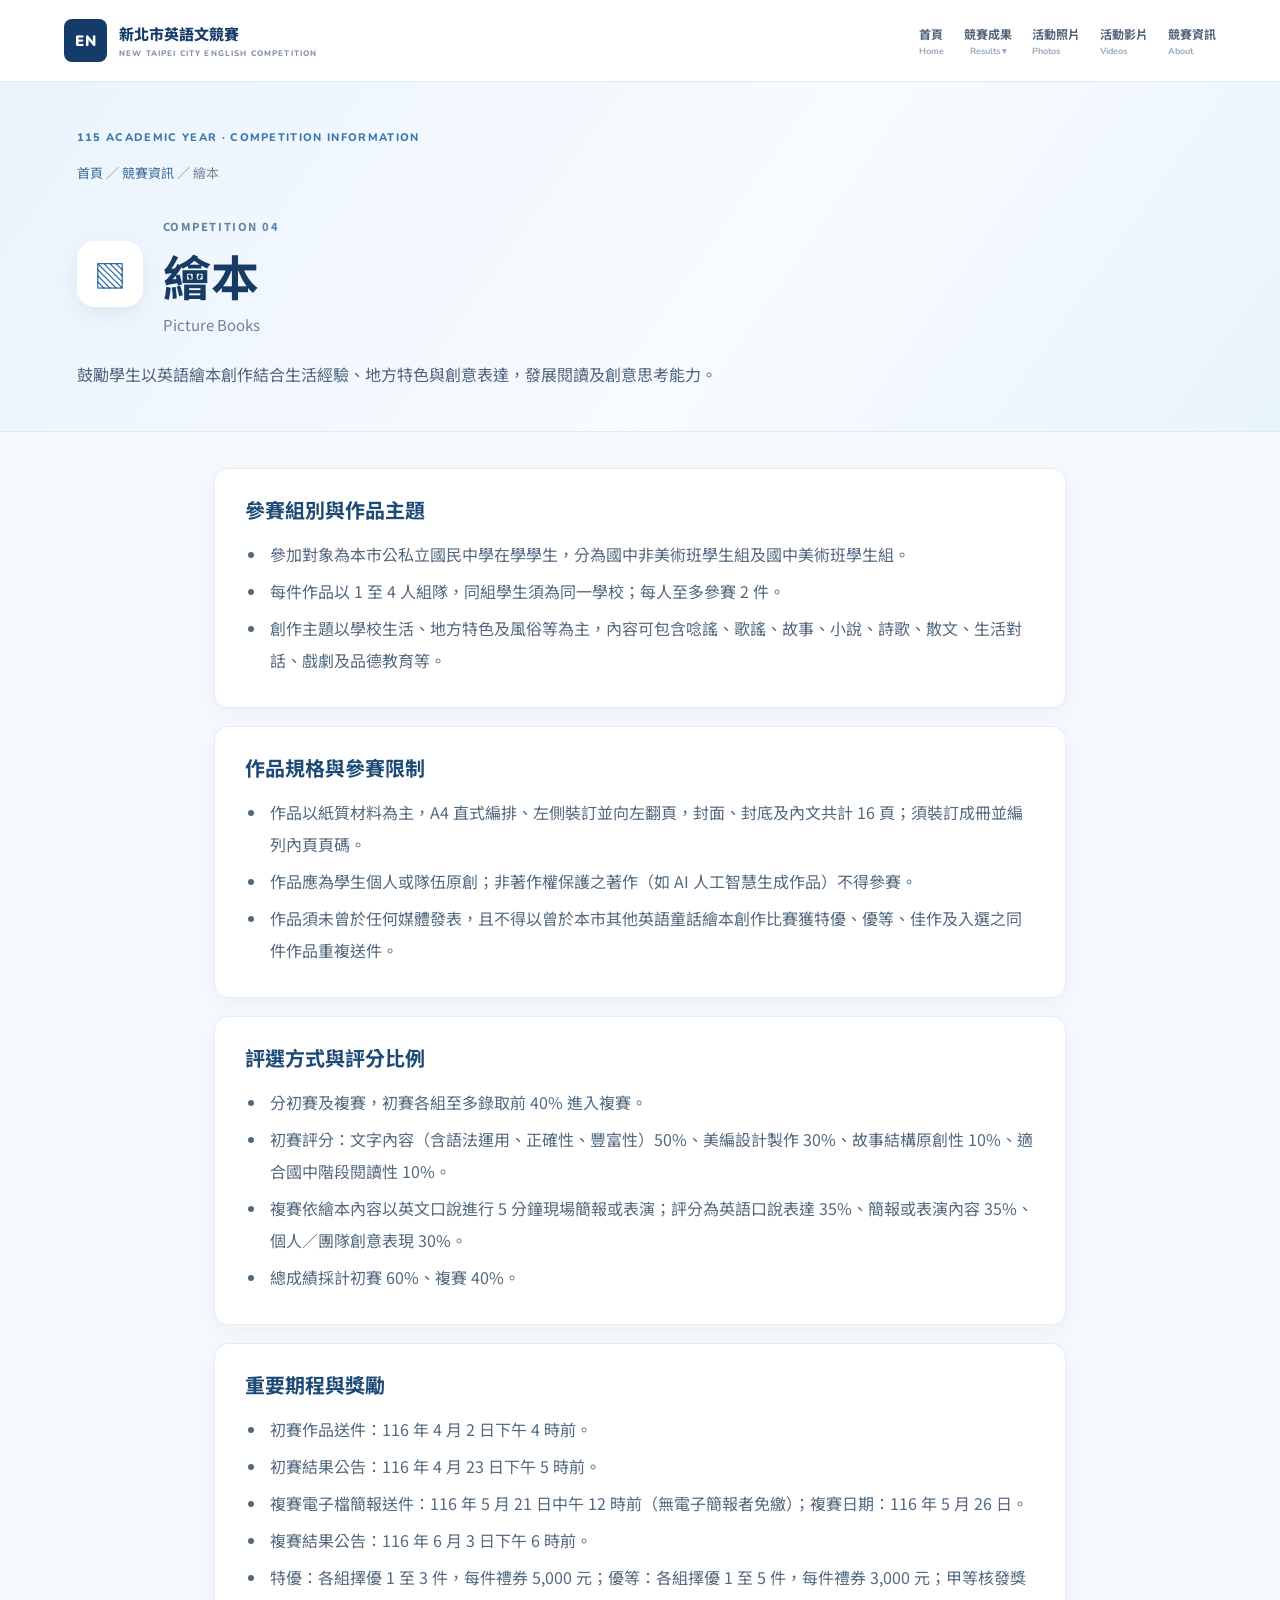
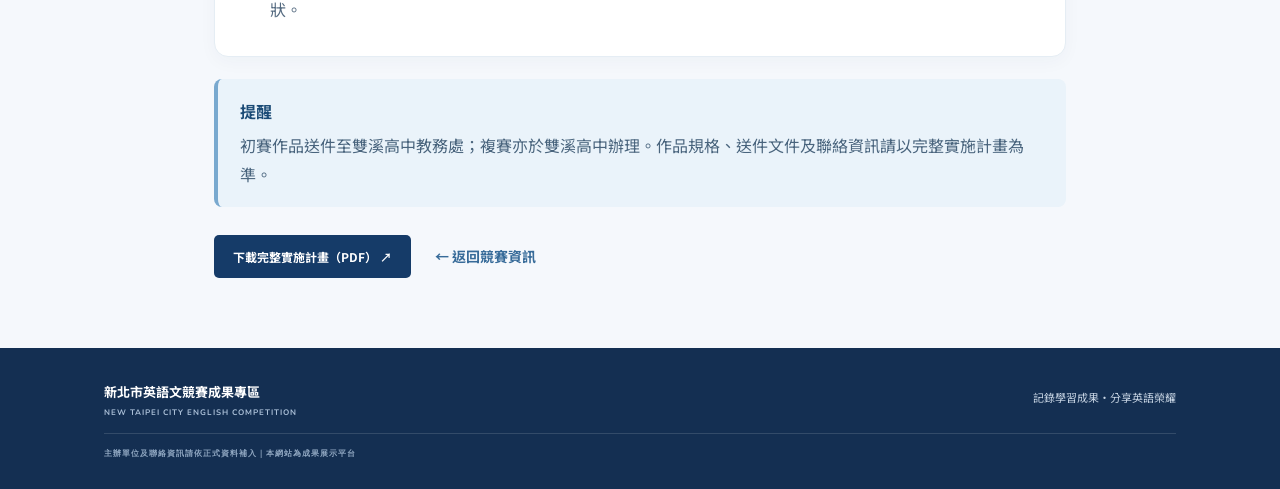
<file: ntpc-english-competition-final/competitions/picturebook.html>
<!doctype html>
<html lang="zh-Hant">
<head>
<meta charset="utf-8"><meta name="viewport" content="width=device-width, initial-scale=1">
<meta name="description" content="新北市115學年度國中英語繪本競賽資訊">
<meta name="theme-color" content="#173b68">
<title>繪本競賽資訊｜新北市英語文競賽</title>
<link rel="stylesheet" href="../css/style.css">
</head>
<body>
<header class="header">
 <a class="brand" href="../index.html"><span class="brand-icon">EN</span><span class="brand-name">新北市英語文競賽<small>NEW TAIPEI CITY ENGLISH COMPETITION</small></span></a>
 <button class="nav-toggle" id="navToggle" aria-label="開啟導覽選單" aria-expanded="false">☰</button>
 <nav class="nav" id="nav">
  <a href="../index.html">首頁<small>Home</small></a>
  <div class="nav-dropdown">
   <button class="nav-drop-button" id="resultsMenu" aria-expanded="false">競賽成果 <small>Results ▾</small></button>
   <div class="dropdown-panel">
    <a href="../years/114/index.html">114學年度成果</a>
    <a href="../archives/index.html">歷年成果總覽</a>
    <a href="../index.html#winners">跨年度得獎查詢</a>
   </div>
  </div>
  <a href="../index.html#photos">活動照片<small>Photos</small></a>
  <a href="../index.html#videos">活動影片<small>Videos</small></a>
  <a href="../index.html#about">競賽資訊<small>About</small></a>
 </nav>
</header>
<main class="competition-page">
 <div class="competition-hero">
  <p class="eyebrow">115 ACADEMIC YEAR · COMPETITION INFORMATION</p>
  <p class="breadcrumb"><a href="../index.html">首頁</a> ／ <a href="../index.html#about">競賽資訊</a> ／ 繪本</p>
  <div class="competition-title-row"><span class="competition-icon">▧</span><div><span class="competition-number">COMPETITION 04</span><h1>繪本</h1><p>Picture Books</p></div></div>
  <p class="competition-intro">鼓勵學生以英語繪本創作結合生活經驗、地方特色與創意表達，發展閱讀及創意思考能力。</p>
 </div>
 <div class="competition-content">
  <section class="plan-section"><h2>參賽組別與作品主題</h2><ul><li>參加對象為本市公私立國民中學在學學生，分為國中非美術班學生組及國中美術班學生組。</li><li>每件作品以 1 至 4 人組隊，同組學生須為同一學校；每人至多參賽 2 件。</li><li>創作主題以學校生活、地方特色及風俗等為主，內容可包含唸謠、歌謠、故事、小說、詩歌、散文、生活對話、戲劇及品德教育等。</li></ul></section><section class="plan-section"><h2>作品規格與參賽限制</h2><ul><li>作品以紙質材料為主，A4 直式編排、左側裝訂並向左翻頁，封面、封底及內文共計 16 頁；須裝訂成冊並編列內頁頁碼。</li><li>作品應為學生個人或隊伍原創；非著作權保護之著作（如 AI 人工智慧生成作品）不得參賽。</li><li>作品須未曾於任何媒體發表，且不得以曾於本市其他英語童話繪本創作比賽獲特優、優等、佳作及入選之同件作品重複送件。</li></ul></section><section class="plan-section"><h2>評選方式與評分比例</h2><ul><li>分初賽及複賽，初賽各組至多錄取前 40% 進入複賽。</li><li>初賽評分：文字內容（含語法運用、正確性、豐富性）50%、美編設計製作 30%、故事結構原創性 10%、適合國中階段閱讀性 10%。</li><li>複賽依繪本內容以英文口說進行 5 分鐘現場簡報或表演；評分為英語口說表達 35%、簡報或表演內容 35%、個人／團隊創意表現 30%。</li><li>總成績採計初賽 60%、複賽 40%。</li></ul></section><section class="plan-section"><h2>重要期程與獎勵</h2><ul><li>初賽作品送件：116 年 4 月 2 日下午 4 時前。</li><li>初賽結果公告：116 年 4 月 23 日下午 5 時前。</li><li>複賽電子檔簡報送件：116 年 5 月 21 日中午 12 時前（無電子簡報者免繳）；複賽日期：116 年 5 月 26 日。</li><li>複賽結果公告：116 年 6 月 3 日下午 6 時前。</li><li>特優：各組擇優 1 至 3 件，每件禮券 5,000 元；優等：各組擇優 1 至 5 件，每件禮券 3,000 元；甲等核發獎狀。</li></ul></section>
  <div class="plan-callout"><strong>提醒</strong><p>初賽作品送件至雙溪高中教務處；複賽亦於雙溪高中辦理。作品規格、送件文件及聯絡資訊請以完整實施計畫為準。</p></div>
  <div class="plan-actions">
   <a class="button export-button" href="../documents/115_picturebook_plan.pdf" target="_blank" rel="noopener">下載完整實施計畫（PDF） ↗</a>
   <a class="text-back-link" href="../index.html#about">← 返回競賽資訊</a>
  </div>
 </div>
</main>
<footer class="footer"><div class="footer-inner"><div><strong>新北市英語文競賽成果專區</strong><small>NEW TAIPEI CITY ENGLISH COMPETITION</small></div><p>記錄學習成果・分享英語榮耀</p><small class="copyright">主辦單位及聯絡資訊請依正式資料補入｜本網站為成果展示平台</small></div></footer>
<script src="../js/nav.js"></script>
</body></html>
</file>
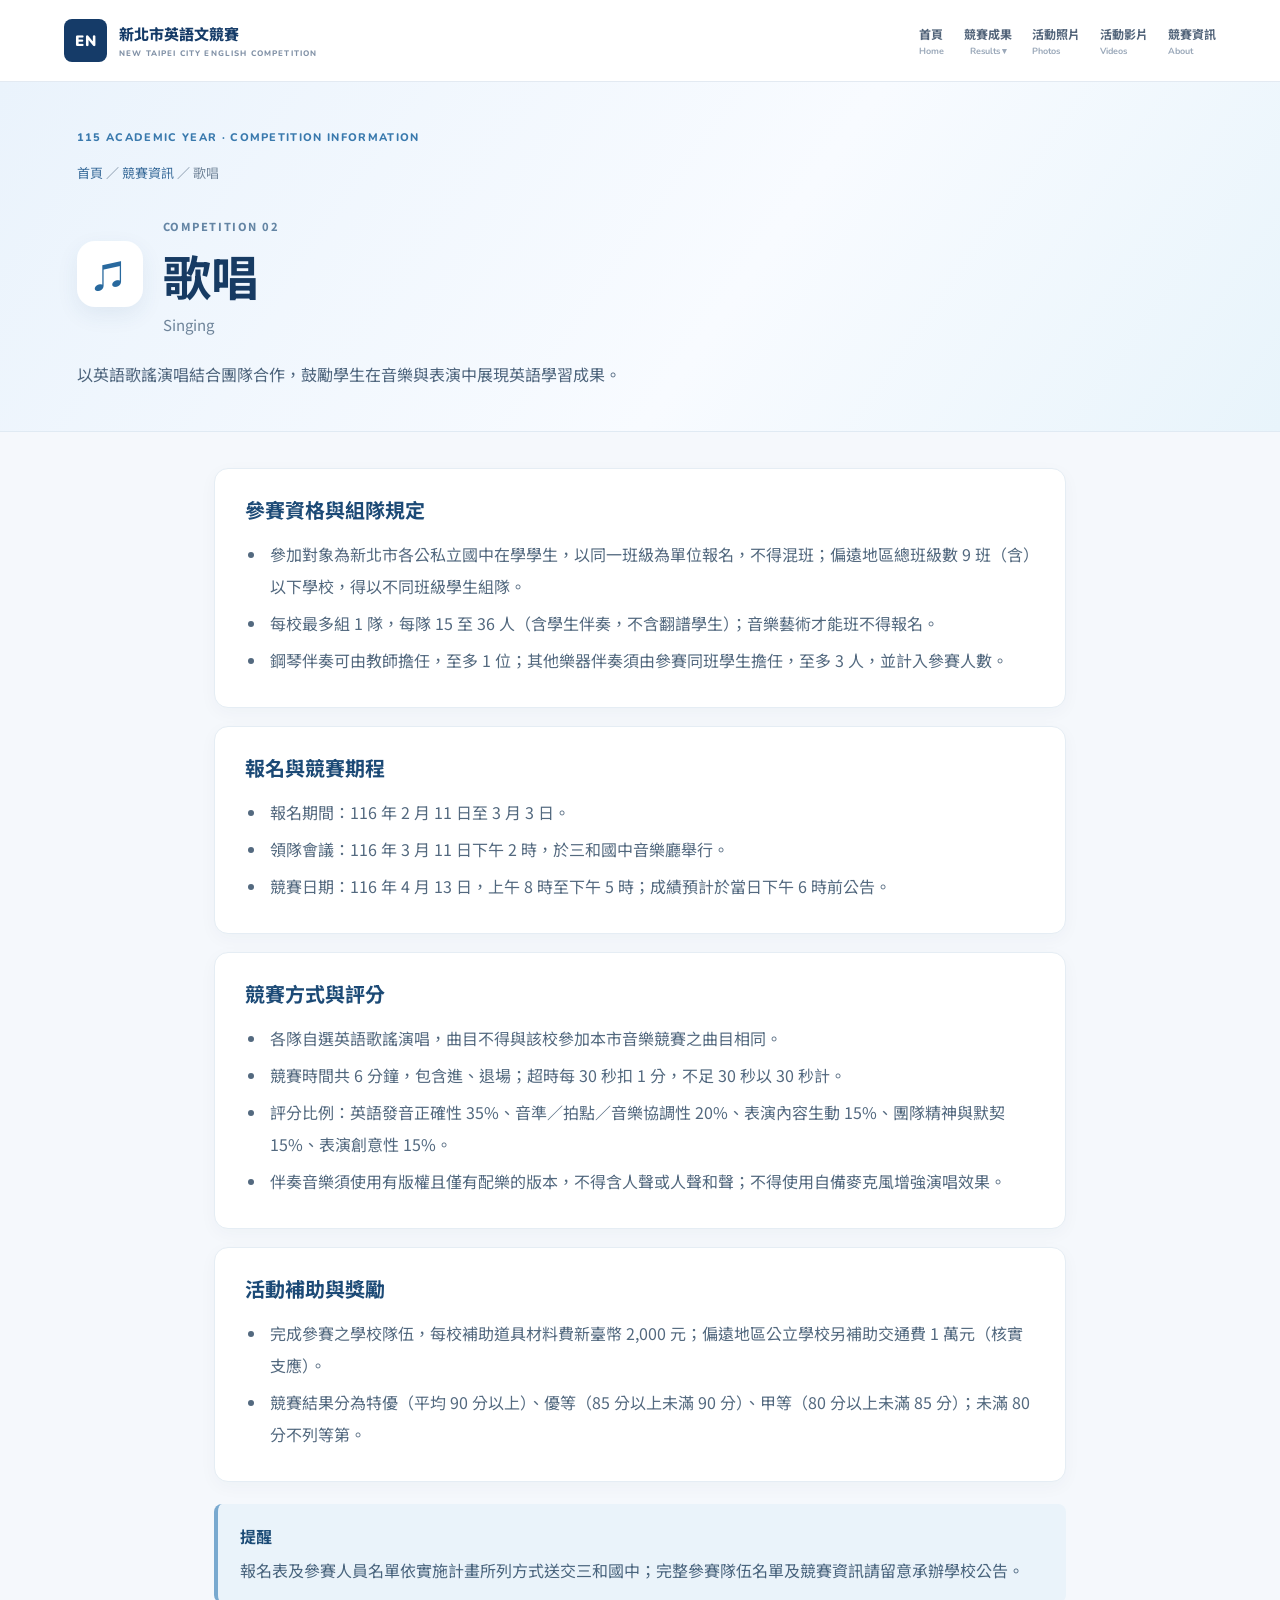
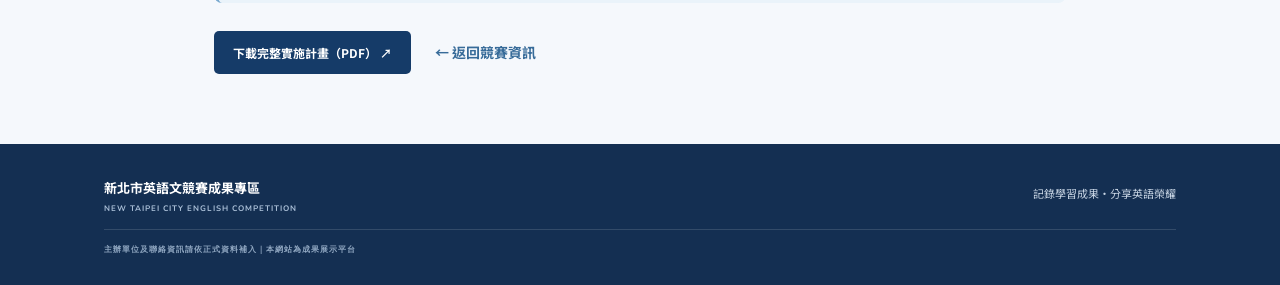
<file: ntpc-english-competition-final/competitions/singing.html>
<!doctype html>
<html lang="zh-Hant">
<head>
<meta charset="utf-8"><meta name="viewport" content="width=device-width, initial-scale=1">
<meta name="description" content="新北市115學年度國中英語歌唱競賽資訊">
<meta name="theme-color" content="#173b68">
<title>歌唱競賽資訊｜新北市英語文競賽</title>
<link rel="stylesheet" href="../css/style.css">
</head>
<body>
<header class="header">
 <a class="brand" href="../index.html"><span class="brand-icon">EN</span><span class="brand-name">新北市英語文競賽<small>NEW TAIPEI CITY ENGLISH COMPETITION</small></span></a>
 <button class="nav-toggle" id="navToggle" aria-label="開啟導覽選單" aria-expanded="false">☰</button>
 <nav class="nav" id="nav">
  <a href="../index.html">首頁<small>Home</small></a>
  <div class="nav-dropdown">
   <button class="nav-drop-button" id="resultsMenu" aria-expanded="false">競賽成果 <small>Results ▾</small></button>
   <div class="dropdown-panel">
    <a href="../years/114/index.html">114學年度成果</a>
    <a href="../archives/index.html">歷年成果總覽</a>
    <a href="../index.html#winners">跨年度得獎查詢</a>
   </div>
  </div>
  <a href="../index.html#photos">活動照片<small>Photos</small></a>
  <a href="../index.html#videos">活動影片<small>Videos</small></a>
  <a href="../index.html#about">競賽資訊<small>About</small></a>
 </nav>
</header>
<main class="competition-page">
 <div class="competition-hero">
  <p class="eyebrow">115 ACADEMIC YEAR · COMPETITION INFORMATION</p>
  <p class="breadcrumb"><a href="../index.html">首頁</a> ／ <a href="../index.html#about">競賽資訊</a> ／ 歌唱</p>
  <div class="competition-title-row"><span class="competition-icon">♫</span><div><span class="competition-number">COMPETITION 02</span><h1>歌唱</h1><p>Singing</p></div></div>
  <p class="competition-intro">以英語歌謠演唱結合團隊合作，鼓勵學生在音樂與表演中展現英語學習成果。</p>
 </div>
 <div class="competition-content">
  <section class="plan-section"><h2>參賽資格與組隊規定</h2><ul><li>參加對象為新北市各公私立國中在學學生，以同一班級為單位報名，不得混班；偏遠地區總班級數 9 班（含）以下學校，得以不同班級學生組隊。</li><li>每校最多組 1 隊，每隊 15 至 36 人（含學生伴奏，不含翻譜學生）；音樂藝術才能班不得報名。</li><li>鋼琴伴奏可由教師擔任，至多 1 位；其他樂器伴奏須由參賽同班學生擔任，至多 3 人，並計入參賽人數。</li></ul></section><section class="plan-section"><h2>報名與競賽期程</h2><ul><li>報名期間：116 年 2 月 11 日至 3 月 3 日。</li><li>領隊會議：116 年 3 月 11 日下午 2 時，於三和國中音樂廳舉行。</li><li>競賽日期：116 年 4 月 13 日，上午 8 時至下午 5 時；成績預計於當日下午 6 時前公告。</li></ul></section><section class="plan-section"><h2>競賽方式與評分</h2><ul><li>各隊自選英語歌謠演唱，曲目不得與該校參加本市音樂競賽之曲目相同。</li><li>競賽時間共 6 分鐘，包含進、退場；超時每 30 秒扣 1 分，不足 30 秒以 30 秒計。</li><li>評分比例：英語發音正確性 35%、音準／拍點／音樂協調性 20%、表演內容生動 15%、團隊精神與默契 15%、表演創意性 15%。</li><li>伴奏音樂須使用有版權且僅有配樂的版本，不得含人聲或人聲和聲；不得使用自備麥克風增強演唱效果。</li></ul></section><section class="plan-section"><h2>活動補助與獎勵</h2><ul><li>完成參賽之學校隊伍，每校補助道具材料費新臺幣 2,000 元；偏遠地區公立學校另補助交通費 1 萬元（核實支應）。</li><li>競賽結果分為特優（平均 90 分以上）、優等（85 分以上未滿 90 分）、甲等（80 分以上未滿 85 分）；未滿 80 分不列等第。</li></ul></section>
  <div class="plan-callout"><strong>提醒</strong><p>報名表及參賽人員名單依實施計畫所列方式送交三和國中；完整參賽隊伍名單及競賽資訊請留意承辦學校公告。</p></div>
  <div class="plan-actions">
   <a class="button export-button" href="../documents/115_singing_plan.pdf" target="_blank" rel="noopener">下載完整實施計畫（PDF） ↗</a>
   <a class="text-back-link" href="../index.html#about">← 返回競賽資訊</a>
  </div>
 </div>
</main>
<footer class="footer"><div class="footer-inner"><div><strong>新北市英語文競賽成果專區</strong><small>NEW TAIPEI CITY ENGLISH COMPETITION</small></div><p>記錄學習成果・分享英語榮耀</p><small class="copyright">主辦單位及聯絡資訊請依正式資料補入｜本網站為成果展示平台</small></div></footer>
<script src="../js/nav.js"></script>
</body></html>
</file>
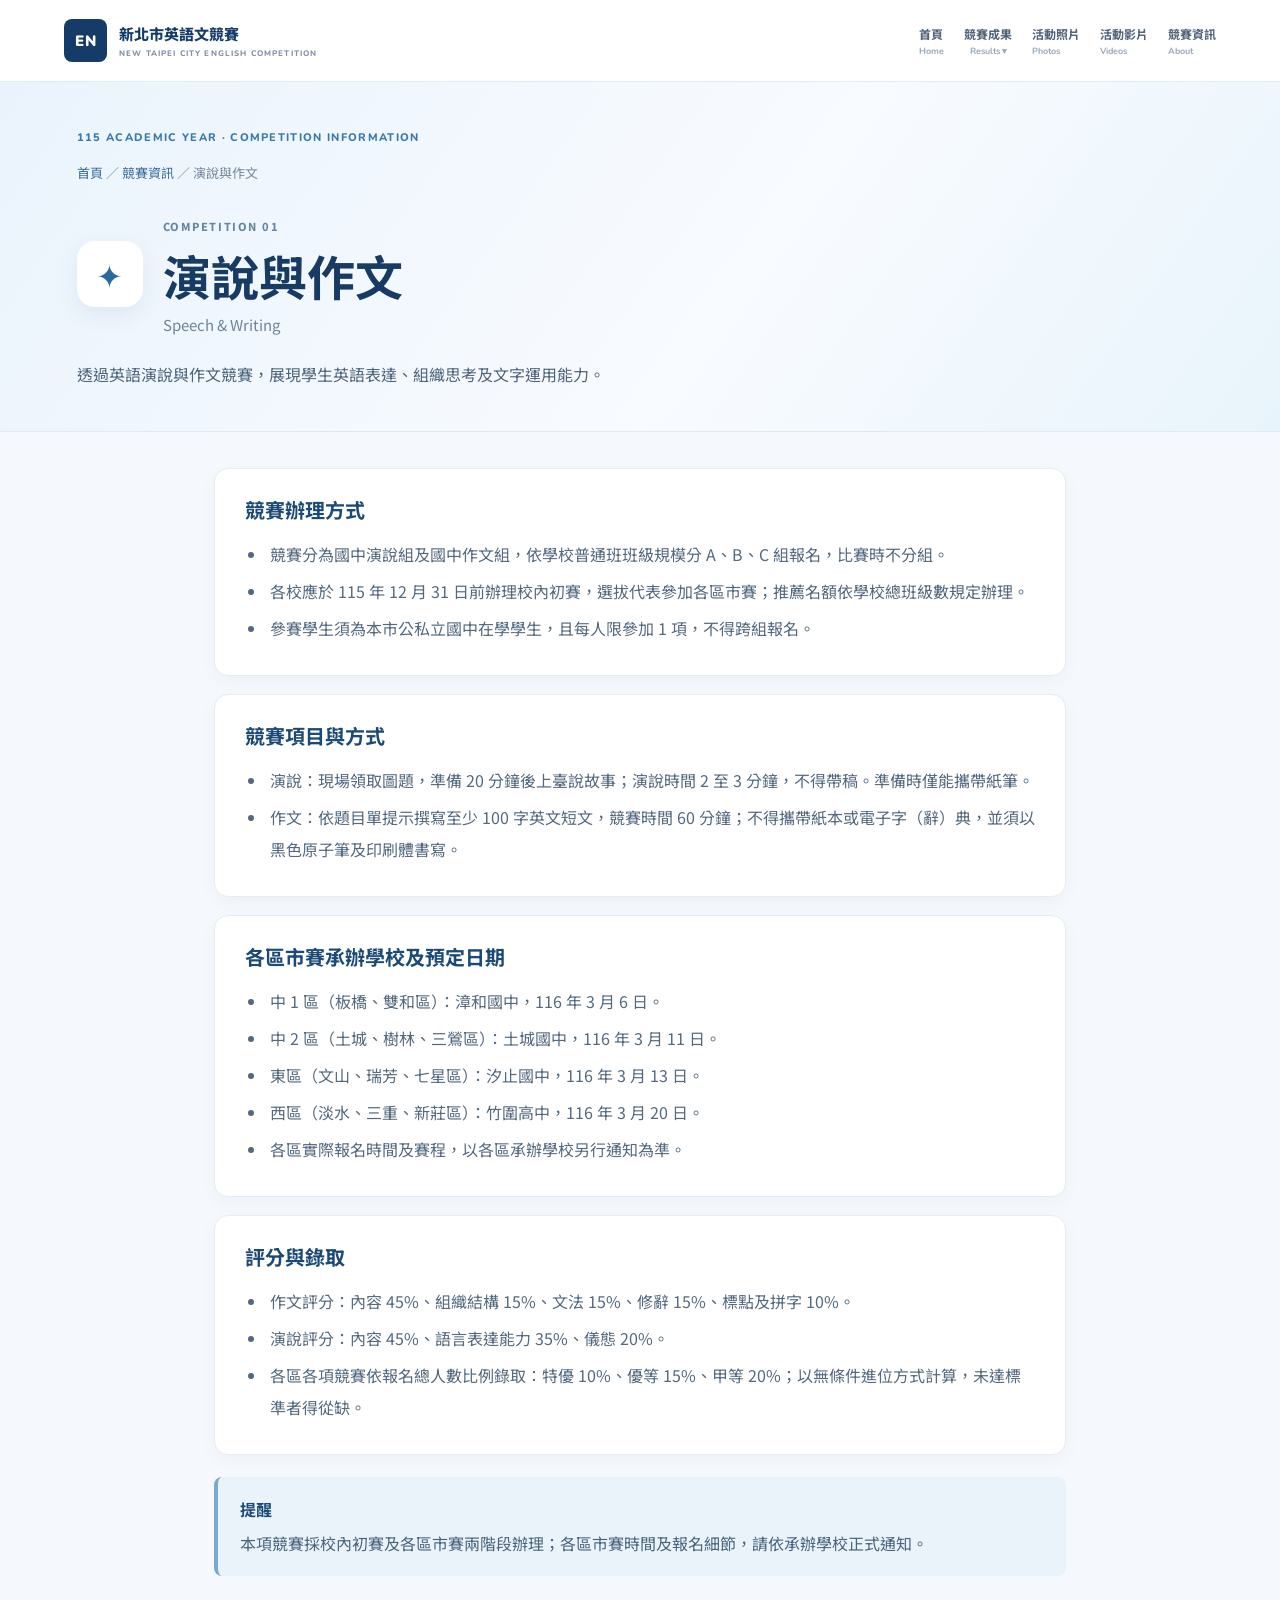
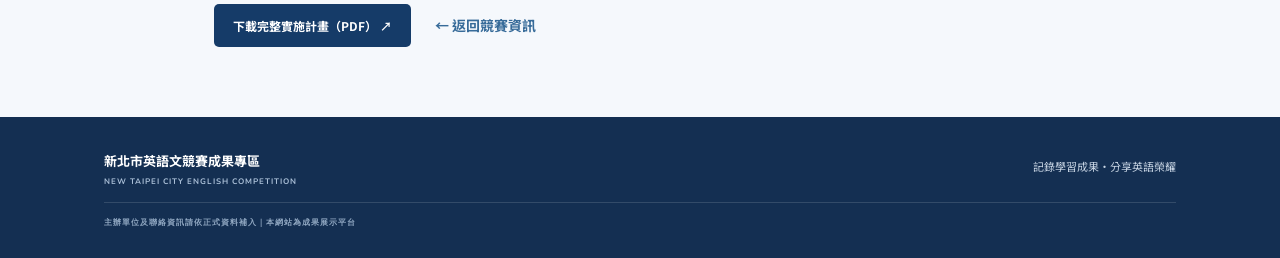
<file: ntpc-english-competition-final/competitions/speech-writing.html>
<!doctype html>
<html lang="zh-Hant">
<head>
<meta charset="utf-8"><meta name="viewport" content="width=device-width, initial-scale=1">
<meta name="description" content="新北市115學年度國中英語演說與作文競賽資訊">
<meta name="theme-color" content="#173b68">
<title>演說與作文競賽資訊｜新北市英語文競賽</title>
<link rel="stylesheet" href="../css/style.css">
</head>
<body>
<header class="header">
 <a class="brand" href="../index.html"><span class="brand-icon">EN</span><span class="brand-name">新北市英語文競賽<small>NEW TAIPEI CITY ENGLISH COMPETITION</small></span></a>
 <button class="nav-toggle" id="navToggle" aria-label="開啟導覽選單" aria-expanded="false">☰</button>
 <nav class="nav" id="nav">
  <a href="../index.html">首頁<small>Home</small></a>
  <div class="nav-dropdown">
   <button class="nav-drop-button" id="resultsMenu" aria-expanded="false">競賽成果 <small>Results ▾</small></button>
   <div class="dropdown-panel">
    <a href="../years/114/index.html">114學年度成果</a>
    <a href="../archives/index.html">歷年成果總覽</a>
    <a href="../index.html#winners">跨年度得獎查詢</a>
   </div>
  </div>
  <a href="../index.html#photos">活動照片<small>Photos</small></a>
  <a href="../index.html#videos">活動影片<small>Videos</small></a>
  <a href="../index.html#about">競賽資訊<small>About</small></a>
 </nav>
</header>
<main class="competition-page">
 <div class="competition-hero">
  <p class="eyebrow">115 ACADEMIC YEAR · COMPETITION INFORMATION</p>
  <p class="breadcrumb"><a href="../index.html">首頁</a> ／ <a href="../index.html#about">競賽資訊</a> ／ 演說與作文</p>
  <div class="competition-title-row"><span class="competition-icon">✦</span><div><span class="competition-number">COMPETITION 01</span><h1>演說與作文</h1><p>Speech & Writing</p></div></div>
  <p class="competition-intro">透過英語演說與作文競賽，展現學生英語表達、組織思考及文字運用能力。</p>
 </div>
 <div class="competition-content">
  <section class="plan-section"><h2>競賽辦理方式</h2><ul><li>競賽分為國中演說組及國中作文組，依學校普通班班級規模分 A、B、C 組報名，比賽時不分組。</li><li>各校應於 115 年 12 月 31 日前辦理校內初賽，選拔代表參加各區市賽；推薦名額依學校總班級數規定辦理。</li><li>參賽學生須為本市公私立國中在學學生，且每人限參加 1 項，不得跨組報名。</li></ul></section><section class="plan-section"><h2>競賽項目與方式</h2><ul><li>演說：現場領取圖題，準備 20 分鐘後上臺說故事；演說時間 2 至 3 分鐘，不得帶稿。準備時僅能攜帶紙筆。</li><li>作文：依題目單提示撰寫至少 100 字英文短文，競賽時間 60 分鐘；不得攜帶紙本或電子字（辭）典，並須以黑色原子筆及印刷體書寫。</li></ul></section><section class="plan-section"><h2>各區市賽承辦學校及預定日期</h2><ul><li>中 1 區（板橋、雙和區）：漳和國中，116 年 3 月 6 日。</li><li>中 2 區（土城、樹林、三鶯區）：土城國中，116 年 3 月 11 日。</li><li>東區（文山、瑞芳、七星區）：汐止國中，116 年 3 月 13 日。</li><li>西區（淡水、三重、新莊區）：竹圍高中，116 年 3 月 20 日。</li><li>各區實際報名時間及賽程，以各區承辦學校另行通知為準。</li></ul></section><section class="plan-section"><h2>評分與錄取</h2><ul><li>作文評分：內容 45%、組織結構 15%、文法 15%、修辭 15%、標點及拼字 10%。</li><li>演說評分：內容 45%、語言表達能力 35%、儀態 20%。</li><li>各區各項競賽依報名總人數比例錄取：特優 10%、優等 15%、甲等 20%；以無條件進位方式計算，未達標準者得從缺。</li></ul></section>
  <div class="plan-callout"><strong>提醒</strong><p>本項競賽採校內初賽及各區市賽兩階段辦理；各區市賽時間及報名細節，請依承辦學校正式通知。</p></div>
  <div class="plan-actions">
   <a class="button export-button" href="../documents/115_speech_writing_plan.pdf" target="_blank" rel="noopener">下載完整實施計畫（PDF） ↗</a>
   <a class="text-back-link" href="../index.html#about">← 返回競賽資訊</a>
  </div>
 </div>
</main>
<footer class="footer"><div class="footer-inner"><div><strong>新北市英語文競賽成果專區</strong><small>NEW TAIPEI CITY ENGLISH COMPETITION</small></div><p>記錄學習成果・分享英語榮耀</p><small class="copyright">主辦單位及聯絡資訊請依正式資料補入｜本網站為成果展示平台</small></div></footer>
<script src="../js/nav.js"></script>
</body></html>
</file>
<file: ntpc-english-competition-final/css/style.css>
@import url('https://fonts.googleapis.com/css2?family=Noto+Sans+TC:wght@400;500;600;700;800;900&family=Nunito:wght@500;600;700;800;900&display=swap');
:root{--navy:#173b68;--blue:#3476bd;--pale:#edf4fb;--ink:#24364b;--muted:#718096;--line:#e3eaf2}
*{box-sizing:border-box}html{scroll-behavior:smooth;scroll-padding-top:90px}body{margin:0;font-family:"Noto Sans TC",sans-serif;color:var(--ink);background:#fff}a{color:inherit;text-decoration:none}.header{height:82px;padding:0 max(calc((100% - 1180px)/2),5%);display:flex;align-items:center;justify-content:space-between;background:#fff;border-bottom:1px solid var(--line);position:sticky;top:0;z-index:20}.brand{display:flex;align-items:center;gap:12px}.brand-icon{width:43px;height:43px;border-radius:8px;background:var(--navy);color:#fff;display:grid;place-items:center;font:900 15px Nunito;letter-spacing:1px}.brand-name{font-size:15px;font-weight:800;color:var(--navy)}.brand-name small{display:block;font:800 8px Nunito;letter-spacing:1.15px;color:#8292a7;margin-top:4px}.nav{display:flex;align-items:center;gap:20px}.nav>a,.nav-drop-button{font:700 12px "Noto Sans TC";color:#52647a;white-space:nowrap;background:none;border:0;cursor:pointer;padding:8px 0}.nav a small,.nav-drop-button small{display:block;font:700 9px Nunito;color:#9aa8b9;margin-top:3px}.nav a:hover,.nav-drop-button:hover{color:var(--blue)}.nav-dropdown{position:relative}.dropdown-panel{display:none;position:absolute;top:100%;left:-12px;min-width:180px;background:#fff;border:1px solid var(--line);box-shadow:0 12px 25px #173b6818;padding:7px;border-radius:5px}.dropdown-panel.show,.nav-dropdown:hover .dropdown-panel{display:block}.dropdown-panel a{display:block;padding:11px 12px;font-size:11px;color:#52647a;border-radius:3px}.dropdown-panel a:hover{background:#f1f6fb;color:var(--blue)}.nav-toggle{display:none;border:0;background:none;font-size:24px;color:var(--navy)}
.hero{background:#f0f5fb;overflow:hidden}.hero-inner{max-width:1120px;min-height:470px;margin:auto;padding:70px 24px 60px;display:flex;align-items:center;justify-content:space-between;gap:40px}.hero-copy{max-width:590px}.eyebrow{font:900 10px Nunito;letter-spacing:2px;color:var(--blue);margin:0 0 16px}.hero h1{font-size:clamp(38px,5vw,58px);line-height:1.35;letter-spacing:-1.7px;color:var(--navy);margin:0;font-weight:900}.hero h1 span{color:var(--blue)}.hero-en{font:800 17px Nunito;color:#54779f;margin:15px 0 10px}.hero-desc{font-size:13px;line-height:2;color:#687b92;max-width:470px}.hero-actions{display:flex;gap:12px;margin-top:26px;flex-wrap:wrap}.button{display:inline-flex;align-items:center;gap:16px;padding:13px 19px;border-radius:5px;font-size:12px;font-weight:700;cursor:pointer}.primary{background:var(--navy);color:#fff}.secondary{border:1px solid #cbd8e7;color:var(--navy);background:#fff}.export-button{background:var(--navy);color:#fff;border:0;justify-content:center}.button:hover{opacity:.88}.hero-visual{width:390px;height:310px;position:relative;flex:none;display:grid;place-items:center}.visual-panel{width:280px;height:270px;background:var(--navy);color:#fff;padding:31px 27px;display:flex;flex-direction:column;justify-content:center;box-shadow:18px 18px 0 #d3e1f0}.visual-kicker{font:800 10px Nunito;letter-spacing:3px;color:#b7d1ed}.visual-panel strong{font:900 38px/1.1 Nunito;margin:20px 0}.visual-panel em{font-style:normal;color:#9fc4ed}.visual-line{width:45px;height:3px;background:#9fc4ed}.visual-foot{font:800 8px Nunito;letter-spacing:2px;color:#b7d1ed;margin-top:22px}.float-tag{position:absolute;background:#fff;color:var(--blue);padding:9px 15px;font:900 10px Nunito;box-shadow:0 5px 20px #193a5b12}.tag-one{top:20px;left:0}.tag-two{right:0;top:95px}.tag-three{bottom:12px;left:35px}.hero-bottom{border-top:1px solid #dfe8f2;max-width:1120px;margin:auto;padding:15px 24px;display:flex;justify-content:space-between;color:#8799ad;font-size:9px}.quick-stats{max-width:1120px;margin:auto;padding:28px 24px;display:flex;align-items:center;justify-content:space-around;border-bottom:1px solid var(--line);gap:20px}.stat{display:flex;align-items:center;gap:12px}.stat strong{font:900 30px Nunito;color:var(--blue)}.stat span{font-size:11px;font-weight:700;color:#52647a}.stat span small{display:block;font:700 9px Nunito;color:#98a6b7}.stat-note{font-size:10px;color:#98a6b7;max-width:160px;line-height:1.6}
.section{max-width:1120px;margin:auto;padding:78px 24px}.section-heading{margin-bottom:28px}.section-heading h2{font-size:30px;color:var(--navy);margin:0 0 10px}.section-heading h2 span{font:800 14px Nunito;color:#91a1b4;margin-left:7px}.section-heading>p:last-child{font-size:12px;color:var(--muted);line-height:1.9;margin:0;max-width:720px}.info-grid{display:grid;grid-template-columns:repeat(3,1fr);gap:16px}.info-card{border:1px solid var(--line);padding:24px;min-height:170px;border-radius:6px}.card-number{font:800 12px Nunito;color:var(--blue)}.info-card h3{font-size:16px;color:var(--navy);margin:15px 0 8px}.info-card p{font-size:11px;line-height:1.9;color:#738399}.info-card small,.notice{font-size:10px;color:#98a5b5}.notice{line-height:1.8;margin-top:15px}.results-band{background:var(--navy);color:#fff}.results-inner{max-width:1072px;margin:auto;padding:48px 24px;display:flex;align-items:center;justify-content:space-between}.eyebrow.light{color:#b7d1ed}.results-inner h2{font-size:30px;line-height:1.4;margin:0 0 10px}.results-inner p:not(.eyebrow){font-size:12px;color:#c3d2e3}.light-button{background:#fff;color:var(--navy)}
.search-panel{display:grid;grid-template-columns:2fr 1fr 1.2fr 1fr auto;gap:9px;padding:14px;background:#f4f7fb;border:1px solid var(--line);border-radius:6px}.search-input{display:flex;align-items:center;background:#fff;border:1px solid var(--line);padding:0 11px;border-radius:4px;gap:8px}.search-input span{font-size:22px;color:var(--blue)}.search-input input{width:100%;height:41px;border:0;outline:0;font:11px "Noto Sans TC"}.search-panel select,.video-filters select,.video-filter-label select{min-width:0;border:1px solid var(--line);border-radius:4px;background:#fff;color:#596c82;padding:0 9px;font:11px "Noto Sans TC"}.table-meta{display:flex;justify-content:space-between;color:#8796a9;font-size:10px;padding:14px 2px 9px}.table-wrap{overflow:auto;border:1px solid var(--line);border-radius:6px}table{border-collapse:collapse;width:100%;min-width:700px;text-align:left}th{background:#edf3fa;color:#506783;font-size:10px;padding:15px 16px}td{font-size:11px;color:#586b81;padding:15px 16px;border-top:1px solid #edf1f5}.empty{text-align:center;padding:40px 15px;color:#71839a;line-height:2}.empty small{font-size:10px;color:#9aa8b8}.soft-section,.archive-section{background:#f6f8fb}.media-toolbar,.video-filters{display:flex;gap:20px;align-items:center;margin-bottom:15px;font-size:11px;color:#718096}.media-toolbar select,.video-filters select{padding:8px 10px}.photo-grid{display:grid;grid-template-columns:repeat(3,1fr);gap:15px}.media-placeholder{height:190px;background:#e8eff7;border:1px solid #dce6f1;display:flex;flex-direction:column;align-items:center;justify-content:center;color:#57769a;border-radius:5px}.media-placeholder span{font:800 28px Nunito;color:#9cb4cf}.media-placeholder b{font-size:12px;margin-top:12px}.media-placeholder small{font-size:10px;color:#8799ad;margin-top:7px}.photo-card{margin:0;border:1px solid var(--line);background:#fff}.photo-card img{width:100%;height:220px;object-fit:cover;display:block}.photo-card figcaption{padding:10px;font-size:11px;color:#52647a}.video-layout{display:grid;grid-template-columns:1.5fr 1fr;gap:16px}.video-placeholder{aspect-ratio:16/9;background:#eaf0f7;border:1px solid var(--line);display:flex;flex-direction:column;align-items:center;justify-content:center;color:#607d9e}.video-placeholder>span{width:45px;height:45px;display:grid;place-items:center;background:var(--navy);color:#fff;border-radius:50%;margin-bottom:13px}.video-placeholder b{font-size:13px}.video-placeholder small{font-size:10px;color:#8999ac;margin-top:7px}.video-frame{width:100%;aspect-ratio:16/9;border:0}.video-list{display:flex;flex-direction:column;gap:9px}.video-item{padding:13px;border:1px solid var(--line);border-radius:5px;display:flex;gap:12px;align-items:center;background:#fff;text-align:left;cursor:pointer}.video-thumb{width:65px;height:45px;background:#eaf0f7;display:grid;place-items:center;color:var(--blue)}.video-item b{display:block;font-size:11px;color:var(--navy)}.video-item small,.video-list-empty{font-size:10px;color:#8b9aac}.video-list-empty{padding:20px;border:1px solid var(--line)}.archive-section{background:#fff}.archive-grid{display:grid;grid-template-columns:repeat(3,1fr);gap:15px}.archive-card{border:1px solid var(--line);padding:22px;border-radius:5px;min-height:180px;display:flex;flex-direction:column;align-items:flex-start}.archive-card.current{background:#f2f6fb;border-color:#dce7f3}.archive-year{font:900 38px Nunito;color:var(--blue);line-height:1}.archive-label{font-size:9px;color:#8b9caf;margin:3px 0 15px}.archive-card b{font-size:13px;color:var(--navy)}.archive-card small{font:700 9px Nunito;color:#8d9db0;margin-top:6px}.archive-link{font-size:10px;color:var(--blue);font-weight:700;margin-top:auto;padding-top:18px}.archive-more{margin-top:20px}.year-hero{background:#f0f5fb}.year-hero .section{padding-top:55px;padding-bottom:50px}.year-hero h1{font-size:34px;color:var(--navy);margin:0 0 10px}.year-hero p:not(.eyebrow){font:700 13px Nunito;color:#7087a2;margin-bottom:22px}.year-content{padding-top:55px}.year-shortcuts{display:flex;gap:10px;flex-wrap:wrap;margin-bottom:45px}.year-shortcuts a{padding:10px 15px;background:#edf4fb;color:var(--navy);font-size:11px;border-radius:4px}.year-block{padding:35px 0;border-top:1px solid var(--line)}.year-block>h2{font-size:22px;color:var(--navy)}.year-block>h2 span{font:700 12px Nunito;color:#91a1b4}.muted{font-size:12px;color:#718096}.video-filter-label{font-size:11px;color:#718096}.footer{background:#142f52;color:#fff}.footer-inner{max-width:1120px;margin:auto;padding:30px 24px;display:grid;grid-template-columns:1fr 1fr;gap:10px}.footer-inner strong{font-size:13px}.footer-inner small{display:block;font:700 8px Nunito;letter-spacing:1px;color:#a9bed6;margin-top:5px}.footer-inner p{text-align:right;font-size:11px;color:#c8d5e4}.copyright{grid-column:1/-1;border-top:1px solid #ffffff22;padding-top:14px;margin-top:8px;color:#91a8c2!important}
@media(max-width:950px){.nav{gap:12px}.nav>a,.nav-drop-button{font-size:11px}.search-panel{grid-template-columns:2fr 1fr 1fr}.search-input{grid-column:1/-1}.export-button{min-height:40px}}
@media(max-width:700px){.header{height:68px;padding:0 18px}.brand-icon{width:38px;height:38px}.brand-name{font-size:13px}.brand-name small{font-size:7px}.nav-toggle{display:block}.nav{display:none;position:absolute;top:68px;left:0;right:0;background:#fff;padding:15px 22px 20px;box-shadow:0 12px 20px #142f5215;align-items:stretch;flex-direction:column;gap:8px}.nav.open{display:flex}.nav>a,.nav-drop-button{width:100%;text-align:left;padding:9px 0}.nav a small,.nav-drop-button small{display:inline;margin-left:6px}.dropdown-panel{position:static;box-shadow:none;border:0;border-left:2px solid #dce7f3;margin:3px 0 6px 7px}.hero-inner{padding:50px 22px 40px;display:block}.hero h1{font-size:38px}.hero-en{font-size:14px}.hero-desc{font-size:11px}.hero-visual{width:100%;height:205px;margin-top:25px}.visual-panel{width:205px;height:190px;padding:20px}.visual-panel strong{font-size:28px;margin:12px 0}.hero-bottom{padding:12px 20px;font-size:7px}.quick-stats{padding:20px 12px;gap:8px;flex-wrap:wrap}.stat{gap:5px}.stat strong{font-size:22px}.stat span{font-size:9px}.stat span small{font-size:7px}.stat-note{width:100%;max-width:none;text-align:center}.section{padding:58px 19px}.section-heading h2{font-size:25px}.section-heading h2 span{display:block;margin:4px 0}.section-heading>p:last-child{font-size:11px}.info-grid{grid-template-columns:1fr;gap:10px}.info-card{min-height:0;padding:19px}.results-inner{padding:36px 22px;display:block}.results-inner h2{font-size:25px}.light-button{margin-top:12px}.search-panel{grid-template-columns:1fr 1fr;padding:9px}.search-input{grid-column:1/-1}.search-panel select{height:40px}.export-button{grid-column:1/-1}.table-meta{font-size:9px;gap:10px}.photo-grid{grid-template-columns:1fr}.media-placeholder{height:165px}.photo-card img{height:205px}.video-layout{grid-template-columns:1fr}.archive-grid{grid-template-columns:1fr}.archive-card{min-height:155px}.year-hero h1{font-size:27px}.year-shortcuts{gap:7px}.year-shortcuts a{font-size:10px}.footer-inner{grid-template-columns:1fr;padding:27px 20px}.footer-inner p{text-align:left;margin:8px 0}.copyright{grid-column:1}.video-filters{flex-wrap:wrap}}

/* 2026 visual refresh: brighter, more energetic, with stronger title hierarchy */
:root{--navy:#153b68;--blue:#287fc2;--pale:#eef6ff;--coral:#ff9b83;--sun:#ffd66b;--mint:#a8e3d3}
.hero{position:relative;isolation:isolate;background:radial-gradient(ellipse at 8% 12%,#ffe4d9 0,#ffe4d900 31%),radial-gradient(ellipse at 88% 18%,#d8efff 0,#d8efff00 34%),linear-gradient(118deg,#f5f8ff 0%,#eaf5ff 52%,#fff4ec 100%)}
.hero:before,.hero:after{content:"";position:absolute;z-index:-1;border-radius:50%;pointer-events:none}
.hero:before{width:220px;height:220px;right:7%;top:-105px;background:#ffd66b55}
.hero:after{width:130px;height:130px;left:38%;bottom:-72px;background:#a8e3d366}
.hero-inner{min-height:500px}
.hero h1{font-size:clamp(46px,6vw,72px);line-height:1.23;letter-spacing:-2px}
.hero-en{font-size:20px}.hero-desc{font-size:15px}
.visual-panel{background:linear-gradient(145deg,#173b68 0%,#287fc2 100%);box-shadow:18px 18px 0 #ffd66b;border-radius:8px}
.visual-panel strong{font-size:43px}.float-tag{border-radius:7px;font-size:12px}
.tag-one{background:#fff0e9;color:#d46d55}.tag-two{background:#fff7dc;color:#9b741b}.tag-three{background:#e5f8f2;color:#277d69}
.section-heading h2{font-size:36px;letter-spacing:-.5px}.section-heading h2 span{font-size:16px}.section-heading>p:last-child{font-size:14px}
.info-card h3{font-size:19px}.info-card p{font-size:13px}
.results-band{background:radial-gradient(circle at 88% 15%,#ffffff20 0 75px,transparent 76px),linear-gradient(110deg,#15365f,#287fc2)}
.results-inner h2{font-size:38px}
.year-hero{background:radial-gradient(circle at 90% 15%,#ffe1d5 0 100px,transparent 101px),linear-gradient(115deg,#eaf4ff,#f5f9ff 58%,#fff2e9)}
.year-hero h1{font-size:46px}.year-block>h2{font-size:28px}
.archive-card{background:linear-gradient(145deg,#fff,#f4f8ff);border-radius:9px}
.archive-card.current{background:linear-gradient(145deg,#eaf4ff,#fff3ed);border-color:#cbdff3}
.quick-stats{border-bottom-color:#dce8f5}.stat strong{font-size:34px}
.soft-section{background:linear-gradient(120deg,#f3f8ff,#fff8f3)}
.media-placeholder{background:linear-gradient(145deg,#e8f3ff,#fff0e8);border-radius:8px}
.video-placeholder{background:linear-gradient(145deg,#eaf4ff,#fff2e9);border-radius:8px}
.section{padding-top:86px;padding-bottom:86px}
@media(max-width:700px){.hero-inner{min-height:0}.hero h1{font-size:clamp(39px,10vw,50px);line-height:1.28;letter-spacing:-1.2px}.hero-en{font-size:16px}.hero-desc{font-size:13px}.section-heading h2{font-size:29px}.results-inner h2{font-size:30px}.year-hero h1{font-size:34px}.year-block>h2{font-size:24px}.section{padding-top:62px;padding-bottom:62px}.visual-panel strong{font-size:31px}}


/* Competition category tiles: four clear, colorful entry blocks */
.category-grid{
  display:grid;
  grid-template-columns:repeat(4,minmax(0,1fr));
  gap:20px;
  margin-top:30px;
}
.category-card{
  position:relative;
  min-height:220px;
  padding:28px 25px 24px;
  overflow:hidden;
  border:1px solid #e2eaf3;
  border-radius:16px;
  background:#fff;
  box-shadow:0 8px 24px rgba(25,61,100,.06);
  transition:transform .2s ease, box-shadow .2s ease;
}
.category-card:hover{
  transform:translateY(-5px);
  box-shadow:0 14px 30px rgba(25,61,100,.12);
}
.category-number{
  display:inline-flex;
  align-items:center;
  justify-content:center;
  width:34px;height:34px;
  border-radius:10px;
  background:#fff;
  color:#244d78;
  font-size:13px;
  font-weight:800;
}
.category-symbol{
  position:absolute;
  right:22px;top:16px;
  font-size:54px;
  line-height:1;
  opacity:.24;
}
.category-card h3{
  margin:36px 0 7px;
  color:#173b63;
  font-size:25px;
  font-weight:800;
  letter-spacing:.5px;
}
.category-card p{
  margin:0;
  color:#627d9a;
  font-size:13px;
  font-weight:700;
  letter-spacing:.7px;
}
.category-speech{background:linear-gradient(145deg,#fff4ed,#fff 78%);border-top:5px solid #f3a084}
.category-singing{background:linear-gradient(145deg,#fff8df,#fff 78%);border-top:5px solid #eac65c}
.category-drama{background:linear-gradient(145deg,#edf7ff,#fff 78%);border-top:5px solid #75b8e3}
.category-picture{background:linear-gradient(145deg,#eef9f3,#fff 78%);border-top:5px solid #83c9aa}
@media(max-width:900px){
  .category-grid{grid-template-columns:repeat(2,minmax(0,1fr));}
}
@media(max-width:520px){
  .category-grid{gap:12px;}
  .category-card{min-height:175px;padding:19px 16px 18px;border-radius:12px;}
  .category-card h3{font-size:20px;margin-top:27px;}
  .category-symbol{font-size:42px;right:14px;top:13px;}
}


/* Historical winners section and photo collection refinements */
#winners .section-heading h2{font-size:clamp(30px,3.4vw,40px)}
#photos .section-heading h2{font-size:clamp(30px,3.4vw,40px)}
#photos .media-placeholder{min-height:190px}
#photos .media-placeholder span{font-size:30px}
#photos .media-placeholder b{font-size:18px}


/* Place photo gallery and video highlights side by side on desktop */
.media-duo{
  display:grid;
  grid-template-columns:minmax(0,1fr) minmax(0,1fr);
  gap:30px;
  max-width:1168px;
  margin:0 auto;
  padding:64px 24px 76px;
  background:linear-gradient(120deg,#f3f8ff 0%,#fff8f3 100%);
}
.media-panel{
  min-width:0;
  padding:24px;
  background:rgba(255,255,255,.76);
  border:1px solid #e2eaf3;
  border-radius:14px;
}
.media-panel .section-heading{margin-bottom:22px}
.media-panel .section-heading h2{font-size:clamp(25px,2.4vw,32px)}
.media-panel .section-heading h2 span{display:inline-block;font-size:12px}
.media-panel .section-heading>p:last-child{min-height:44px}
.media-panel .media-toolbar,.media-panel .video-filters{flex-wrap:wrap;gap:10px 14px}
.media-panel .photo-grid{grid-template-columns:repeat(2,minmax(0,1fr));}
.media-panel .media-placeholder{min-height:175px;height:175px}
.media-panel .video-layout{grid-template-columns:1fr}
.media-panel .video-list{max-height:180px;overflow:auto}
@media(max-width:760px){
 .media-duo{grid-template-columns:1fr;padding:42px 18px;gap:20px}
 .media-panel{padding:20px}
}


/* Expandable summaries for the four 115 academic-year competition plans */
.plan-grid{align-items:start}
.plan-card{padding:0;min-height:0}
.plan-card>summary{
  display:block;
  position:relative;
  min-height:218px;
  padding:28px 25px 22px;
  list-style:none;
  cursor:pointer;
  outline-offset:4px;
}
.plan-card>summary::-webkit-details-marker{display:none}
.plan-card>summary::marker{content:""}
.plan-card>summary h3{margin:36px 0 7px}
.plan-hint{
  display:flex;
  justify-content:space-between;
  align-items:center;
  gap:8px;
  margin-top:24px;
  padding-top:12px;
  border-top:1px solid rgba(45,82,120,.13);
  color:#53718f;
  font-size:12px;
  font-weight:700;
}
.plan-hint b{
  display:grid;
  place-items:center;
  width:25px;height:25px;
  border-radius:50%;
  background:#fff;
  color:#24517d;
  font-size:18px;
}
.plan-card[open]>summary .plan-hint b{transform:rotate(45deg)}
.plan-detail{
  padding:0 24px 25px;
  color:#52677e;
  font-size:13px;
  line-height:1.85;
}
.plan-detail h4{
  margin:16px 0 6px;
  color:#173b63;
  font-size:15px;
}
.plan-detail ul{margin:5px 0 12px;padding-left:20px}
.plan-detail li{margin:4px 0}
.plan-detail p{margin:7px 0 12px}
.plan-note{
  padding:10px 12px;
  background:rgba(255,255,255,.7);
  border-left:3px solid #8bb8dc;
  border-radius:4px;
  font-size:12px;
}
.plan-download{
  display:inline-flex;
  margin-top:8px;
  padding:9px 13px;
  border-radius:6px;
  background:#173b63;
  color:#fff!important;
  font-size:12px;
  font-weight:700;
  text-decoration:none;
}
.plan-download:hover{background:#287fc2}
@media(max-width:900px){
 .plan-card>summary{min-height:205px}
}
@media(max-width:520px){
 .plan-card>summary{min-height:185px;padding:20px 17px}
 .plan-detail{padding:0 17px 20px;font-size:12px}
 .plan-detail h4{font-size:14px}
}


/* Four competition cards link to their own information pages */
.plan-link-card{
 display:block;
 min-height:218px;
 padding:28px 25px 22px;
 color:inherit;
 text-decoration:none;
 transition:transform .2s ease, box-shadow .2s ease;
}
.plan-link-card:hover{transform:translateY(-4px);box-shadow:0 14px 30px rgba(23,59,99,.12)}
.plan-link-card .plan-hint{
 display:flex;justify-content:space-between;align-items:center;gap:8px;
 margin-top:24px;padding-top:12px;border-top:1px solid rgba(45,82,120,.13);
 color:#53718f;font-size:12px;font-weight:700
}
.plan-link-card .plan-hint b{
 display:grid;place-items:center;width:25px;height:25px;border-radius:50%;
 background:#fff;color:#24517d;font-size:18px
}
.competition-page{background:#f5f8fc;min-height:70vh;padding-bottom:70px}
.competition-hero{
 padding:48px max(6vw,24px) 42px;
 background:linear-gradient(125deg,#eaf3fc,#f8fbff 58%,#e8f4fb);
 border-bottom:1px solid #e0eaf3
}
.competition-hero>.eyebrow{color:#3979ad;font-weight:800;letter-spacing:.12em;font-size:11px}
.breadcrumb{margin:18px 0 30px;color:#74879b;font-size:13px}
.breadcrumb a{color:#3b6d9b;text-decoration:none}
.competition-title-row{display:flex;align-items:center;gap:20px}
.competition-icon{
 display:grid;place-items:center;flex:0 0 66px;height:66px;border-radius:18px;
 background:#fff;color:#28699e;font-size:32px;box-shadow:0 8px 22px rgba(35,77,117,.08)
}
.competition-number{font-size:11px;letter-spacing:.14em;color:#6485a4;font-weight:800}
.competition-title-row h1{margin:4px 0;font-size:clamp(32px,5vw,48px);color:#173b63}
.competition-title-row p{margin:0;color:#6e849a;font-size:15px}
.competition-intro{max-width:760px;margin:24px 0 0;color:#4d647c;font-size:16px;line-height:1.9}
.competition-content{max-width:900px;margin:36px auto 0;padding:0 24px}
.plan-section{
 margin:0 0 18px;padding:26px 30px;background:#fff;border:1px solid #e5edf4;
 border-radius:14px;box-shadow:0 5px 18px rgba(24,58,92,.035)
}
.plan-section h2{margin:0 0 14px;color:#1c4a76;font-size:20px}
.plan-section ul{margin:0;padding-left:22px;color:#53697f;line-height:2}
.plan-section li{padding-left:3px;margin:5px 0}
.plan-callout{margin:22px 0;padding:18px 22px;border-left:4px solid #79a9cf;background:#eaf3fa;border-radius:8px;color:#49647d;line-height:1.8}
.plan-callout strong{color:#1b4b76}
.plan-callout p{margin:5px 0 0}
.plan-actions{display:flex;align-items:center;gap:24px;flex-wrap:wrap;margin-top:28px}
.text-back-link{color:#376b99;text-decoration:none;font-weight:700;font-size:14px}
.text-back-link:hover{text-decoration:underline}
@media(max-width:600px){
 .plan-link-card{min-height:185px;padding:20px 17px}
 .competition-hero{padding:32px 20px}
 .competition-content{padding:0 14px;margin-top:20px}
 .plan-section{padding:21px 19px}
 .plan-section h2{font-size:18px}
 .competition-intro{font-size:14px}
}


/* Keep the four competition entry cards in one horizontal row on desktop */
#about .category-grid.plan-grid{
  display:grid;
  grid-template-columns:repeat(4,minmax(0,1fr));
  align-items:stretch;
  gap:18px;
}
#about .plan-link-card{
  min-width:0;
  min-height:205px;
  padding:25px 20px 20px;
}
#about .plan-link-card h3{
  font-size:clamp(19px,1.7vw,24px);
  line-height:1.35;
  overflow-wrap:anywhere;
}
#about .plan-link-card .category-symbol{
  right:16px;
}
#about .plan-link-card .plan-hint{
  margin-top:22px;
}
@media(max-width:900px){
  #about .category-grid.plan-grid{
    grid-template-columns:repeat(2,minmax(0,1fr));
  }
}
@media(max-width:520px){
  #about .category-grid.plan-grid{
    grid-template-columns:1fr;
  }
  #about .plan-link-card{
    min-height:170px;
  }
}


/* Match the reference design for the four competition entry cards */
#about .category-grid.plan-grid{
  display:grid;
  grid-template-columns:repeat(4,minmax(0,1fr));
  gap:20px;
  align-items:stretch;
  margin-top:34px;
}
#about .category-grid.plan-grid .plan-link-card{
  position:relative;
  display:block;
  box-sizing:border-box;
  min-width:0;
  min-height:220px;
  padding:28px 24px 24px;
  overflow:hidden;
  border:1px solid #dce7f1;
  border-top-width:5px;
  border-radius:17px;
  box-shadow:0 10px 28px rgba(26,61,96,.055);
  color:#173b63;
  text-decoration:none;
  transition:transform .18s ease,box-shadow .18s ease;
}
#about .category-grid.plan-grid .plan-link-card:hover{
  transform:translateY(-4px);
  box-shadow:0 15px 32px rgba(26,61,96,.11);
}
#about .category-grid.plan-grid .category-speech-writing{
  background:linear-gradient(145deg,#fff5ef 0%,#fff 88%);
  border-top-color:#f5a087;
}
#about .category-grid.plan-grid .category-singing{
  background:linear-gradient(145deg,#fff9e5 0%,#fff 88%);
  border-top-color:#efc64e;
}
#about .category-grid.plan-grid .category-drama{
  background:linear-gradient(145deg,#eff8ff 0%,#fff 88%);
  border-top-color:#72b9e7;
}
#about .category-grid.plan-grid .category-picturebook{
  background:linear-gradient(145deg,#eff9f3 0%,#fff 88%);
  border-top-color:#7ccba8;
}
#about .category-grid.plan-grid .category-number{
  display:inline-flex;
  align-items:center;
  justify-content:center;
  width:35px;
  height:35px;
  padding:0;
  border-radius:11px;
  background:#fff;
  color:#173b63;
  font-size:14px;
  font-weight:800;
}
#about .category-grid.plan-grid .category-symbol{
  position:absolute;
  top:23px;
  right:23px;
  color:#aeb8c2;
  font-size:48px;
  line-height:1;
  opacity:.62;
}
#about .category-grid.plan-grid .plan-link-card h3{
  margin:38px 0 7px;
  color:#173b63;
  font-size:25px;
  font-weight:800;
  line-height:1.35;
  letter-spacing:.2px;
}
#about .category-grid.plan-grid .plan-link-card p{
  margin:0;
  color:#55718e;
  font-size:13px;
  font-weight:700;
  letter-spacing:.6px;
}
#about .category-grid.plan-grid .plan-link-card .plan-hint{
  display:none;
}
@media(max-width:900px){
  #about .category-grid.plan-grid{grid-template-columns:repeat(2,minmax(0,1fr))}
}
@media(max-width:520px){
  #about .category-grid.plan-grid{grid-template-columns:1fr;gap:14px}
  #about .category-grid.plan-grid .plan-link-card{min-height:175px;padding:22px 20px}
  #about .category-grid.plan-grid .plan-link-card h3{margin-top:27px;font-size:22px}
}


/* Final layout override: exactly four competition cards in one desktop row */
@media (min-width: 901px){
  #about .category-grid.plan-grid{
    display:grid !important;
    grid-template-columns:repeat(4,minmax(0,1fr)) !important;
    width:100% !important;
    max-width:none !important;
    gap:20px !important;
  }
  #about .category-grid.plan-grid > .plan-link-card{
    display:block !important;
    width:auto !important;
    min-width:0 !important;
    max-width:none !important;
  }
}


/* Corrected four-card layout after removing stray literal \n text nodes */
@media (min-width: 901px){
  #about .category-grid.plan-grid{
    display:grid !important;
    grid-template-columns:repeat(4,minmax(0,1fr)) !important;
    gap:20px !important;
    align-items:stretch !important;
  }
  #about .category-grid.plan-grid > a.plan-link-card{
    grid-column:auto !important;
    width:100% !important;
    min-width:0 !important;
  }
}


/* Standalone historical award winners page */
.award-page{min-height:68vh;padding-top:58px}
.award-page .section-heading h1{margin:0 0 14px;color:#173b63;font-size:clamp(34px,4vw,44px);line-height:1.25}
.award-page .section-heading h1 span{font-size:16px;color:#8a9bae;white-space:nowrap}
.award-search-panel{margin-top:30px}
.award-table-wrap{margin-top:12px}
.award-table-wrap table{min-width:900px}
.award-back{margin-top:24px}
.award-back a{color:#2e6f9f;text-decoration:none;font-weight:700}
@media(max-width:700px){
 .award-page{padding:42px 18px}
 .award-page .section-heading h1{font-size:31px}
 .award-page .section-heading h1 span{display:block;margin-top:5px}
 .award-search-panel{grid-template-columns:1fr}
}


/* Award page: query action and data-connected result table */
.award-search-panel #searchButton{cursor:pointer;min-width:150px}
.award-table-wrap{overflow-x:auto}
.award-table-wrap table{min-width:850px}
#resultMeta{font-weight:600}


/* Academic-year results: equal-sized photo and video panels */
.year-media-pair{
  display:grid;
  grid-template-columns:repeat(2,minmax(0,1fr));
  gap:22px;
  align-items:stretch;
  margin-top:28px;
}
.year-media-pair>.year-block{
  box-sizing:border-box;
  min-width:0;
  height:440px;
  min-height:440px;
  margin:0;
  padding:22px;
  border:1px solid var(--line);
  border-radius:12px;
  background:#fff;
  box-shadow:0 8px 24px rgba(24,58,95,.055);
  overflow:hidden;
  display:flex;
  flex-direction:column;
}
.year-media-pair .section-heading{margin-bottom:16px}
.year-media-pair .section-heading h2{margin-bottom:0}
.year-media-pair .photo-grid{
  flex:1;
  min-height:0;
  grid-template-columns:repeat(2,minmax(0,1fr));
  grid-auto-rows:min-content;
  align-content:start;
  overflow:auto;
}
.year-media-pair .photo-card img,
.year-media-pair .media-placeholder{
  width:100%;
  aspect-ratio:16/9;
  height:auto;
  min-height:0;
  object-fit:cover;
}
.year-media-pair #yearVideos{gap:12px}
.year-media-pair .video-filter-label{flex:none}
.year-media-pair .video-layout{
  flex:1;
  min-height:0;
  grid-template-columns:minmax(0,1.5fr) minmax(0,1fr);
  overflow:hidden;
}
.year-media-pair #yearVideoFeature{min-width:0}
.year-media-pair .video-frame,
.year-media-pair #yearVideoFeature .video-placeholder{
  width:100%;
  aspect-ratio:16/9;
  height:auto;
}
.year-media-pair .video-list{min-height:0;overflow:auto}
@media(max-width:850px){
  .year-media-pair{grid-template-columns:1fr}
  .year-media-pair>.year-block{height:auto;min-height:360px}
  .year-media-pair .photo-grid{overflow:visible}
}
@media(max-width:520px){
  .year-media-pair>.year-block{padding:17px;min-height:320px}
  .year-media-pair .video-layout{grid-template-columns:1fr}
  .year-media-pair .video-list{max-height:115px}
}


/* Match the inner photo tile and video preview: same size and same starting position */
.year-media-pair .photo-grid{
  display:grid;
  grid-template-columns:minmax(0,1.5fr) minmax(0,1fr);
  gap:16px;
  padding-top:44px;
  box-sizing:border-box;
}
.year-media-pair .photo-grid > *{
  grid-column:1;
  width:100%;
  min-width:0;
  box-sizing:border-box;
}
.year-media-pair .photo-grid .media-placeholder,
.year-media-pair .photo-grid .photo-card img,
.year-media-pair #yearVideoFeature .video-placeholder,
.year-media-pair #yearVideoFeature .video-frame{
  display:block;
  width:100%;
  height:auto;
  aspect-ratio:16/9;
  min-height:0;
  box-sizing:border-box;
  object-fit:cover;
}
.year-media-pair .photo-grid .photo-card{
  width:100%;
  margin:0;
}
.year-media-pair #yearVideos .video-filter-label{
  min-height:20px;
  line-height:20px;
  margin:0;
}
@media(max-width:850px){
  .year-media-pair .photo-grid{
    grid-template-columns:minmax(0,1.5fr) minmax(0,1fr);
    padding-top:44px;
  }
}
@media(max-width:520px){
  .year-media-pair .photo-grid{padding-top:36px}
}

/* =========================================
   114學年度得獎名單：競賽項目下拉展開
   ========================================= */

.winner-accordion {
  display: grid;
  grid-template-columns: 1fr;
  gap: 14px;
  width: 100%;
  margin-top: 20px;
}

.winner-accordion-item {
  width: 100%;
  border: 1px solid #dce5ef;
  border-radius: 12px;
  background: #fff;
  overflow: hidden;
  box-shadow: 0 4px 14px rgba(23, 59, 99, 0.04);
}

.winner-accordion-title {
  display: flex;
  align-items: center;
  gap: 12px;
  padding: 19px 22px;
  cursor: pointer;
  color: #173b63;
  background: #f1f6fb;
  font-size: 17px;
  font-weight: 800;
  list-style: none;
  transition: background .2s ease;
}

.winner-accordion-title:hover {
  background: #e7f0fa;
}

.winner-accordion-title::-webkit-details-marker {
  display: none;
}

.winner-accordion-title::before {
  content: "+";
  display: grid;
  place-items: center;
  flex: 0 0 28px;
  width: 28px;
  height: 28px;
  border-radius: 50%;
  background: #fff;
  color: #287fc2;
  font-size: 20px;
  font-weight: 500;
}

.winner-accordion-item[open] .winner-accordion-title::before {
  content: "−";
}

.winner-accordion-item[open] .winner-accordion-title {
  background: #eaf3fc;
  border-bottom: 1px solid #dce5ef;
}

.winner-accordion-title span:first-of-type {
  flex: 1;
}

.winner-count {
  flex: none;
  padding: 5px 12px;
  border-radius: 20px;
  background: #fff;
  color: #60758b;
  font-size: 12px;
  font-weight: 600;
}

.winner-table-wrap {
  width: 100%;
  padding: 14px;
  overflow-x: auto;
  background: #fff;
}

.winner-table-wrap table {
  width: 100%;
  min-width: 620px;
  border-collapse: collapse;
}

.winner-table-wrap th {
  padding: 13px 14px;
  background: #edf3fa;
  color: #506783;
  font-size: 12px;
  text-align: left;
  white-space: nowrap;
}

.winner-table-wrap td {
  padding: 13px 14px;
  border-top: 1px solid #edf1f5;
  color: #586b81;
  font-size: 12px;
  line-height: 1.7;
}

.winner-table-wrap tbody tr:nth-child(even) {
  background: #f8fafc;
}

.winner-table-wrap tbody tr:hover {
  background: #eef6ff;
}

.winner-accordion .empty {
  padding: 35px 15px;
  color: #71839a;
  text-align: center;
  line-height: 2;
}

@media (max-width: 700px) {
  .winner-accordion {
    gap: 10px;
  }

  .winner-accordion-title {
    padding: 15px 13px;
    gap: 8px;
    font-size: 15px;
  }

  .winner-accordion-title::before {
    flex-basis: 25px;
    width: 25px;
    height: 25px;
  }

  .winner-count {
    padding: 4px 9px;
    font-size: 11px;
  }

  .winner-table-wrap {
    padding: 8px;
  }

  .winner-table-wrap th,
  .winner-table-wrap td {
    padding: 11px 10px;
    font-size: 11px;
  }
}

/* =========================================
   114學年度活動照片：圖片呈現
   ========================================= */

.year-media-pair .photo-grid .photo-card {
  min-width: 0;
  overflow: hidden;
  border: 1px solid var(--line);
  border-radius: 7px;
  background: #fff;
}

.year-media-pair .photo-grid .photo-card img {
  display: block;
  width: 100%;
  aspect-ratio: 16 / 9;
  object-fit: cover;
}

.year-media-pair .photo-grid .photo-card figcaption {
  padding: 9px 10px;
  color: #52647a;
  font-size: 11px;
}


/* 114學年度活動照片：自動走馬燈 */
.year-media-pair .photo-grid {
  display: block;
  flex: 1;
  min-height: 0;
  overflow: hidden;
  padding-top: 0;
}
.photo-carousel {
  width: 100%;
  max-width: 100%;
  min-width: 0;
}
.photo-carousel-viewport {
  position: relative;
  width: 100%;
  overflow: hidden;
  border-radius: 9px;
  background: #eef3f8;
  touch-action: pan-y;
}
.photo-carousel .photo-slide {
  width: 100%;
  margin: 0;
}
.photo-carousel .photo-slide[hidden] {
  display: none !important;
}
.photo-carousel .photo-slide img {
  display: block;
  width: 100%;
  aspect-ratio: 16 / 9;
  height: auto;
  object-fit: cover;
}
.photo-carousel .photo-slide figcaption {
  padding: 8px 10px;
  color: #52647a;
  background: #fff;
  font-size: 11px;
}
.photo-carousel-controls {
  display: flex;
  align-items: center;
  justify-content: center;
  gap: 14px;
  padding: 10px 0 6px;
  color: #52647a;
  font-size: 12px;
}
.photo-carousel-controls button {
  border: 1px solid #dce5ef;
  border-radius: 999px;
  background: #fff;
  color: #173b63;
  cursor: pointer;
  min-width: 34px;
  min-height: 30px;
  font: inherit;
}
.photo-carousel-controls .photo-arrow {
  font-size: 22px;
  line-height: 1;
}
.photo-carousel-controls .photo-pause {
  padding: 4px 12px;
  font-size: 11px;
}
.photo-carousel-dots {
  display: flex;
  justify-content: center;
  flex-wrap: wrap;
  gap: 6px;
  padding: 2px 4px 4px;
}
.photo-carousel-dots .photo-dot {
  width: 7px;
  height: 7px;
  min-width: 7px;
  min-height: 7px;
  padding: 0;
  border: 0;
  border-radius: 50%;
  background: #cbd5e1;
  cursor: pointer;
}
.photo-carousel-dots .photo-dot.is-active {
  background: #287fc2;
  transform: scale(1.25);
}
.photo-carousel button:focus-visible {
  outline: 2px solid #287fc2;
  outline-offset: 3px;
}
@media (max-width: 850px) {
  .year-media-pair .photo-grid { overflow: visible; }
}
</file>
